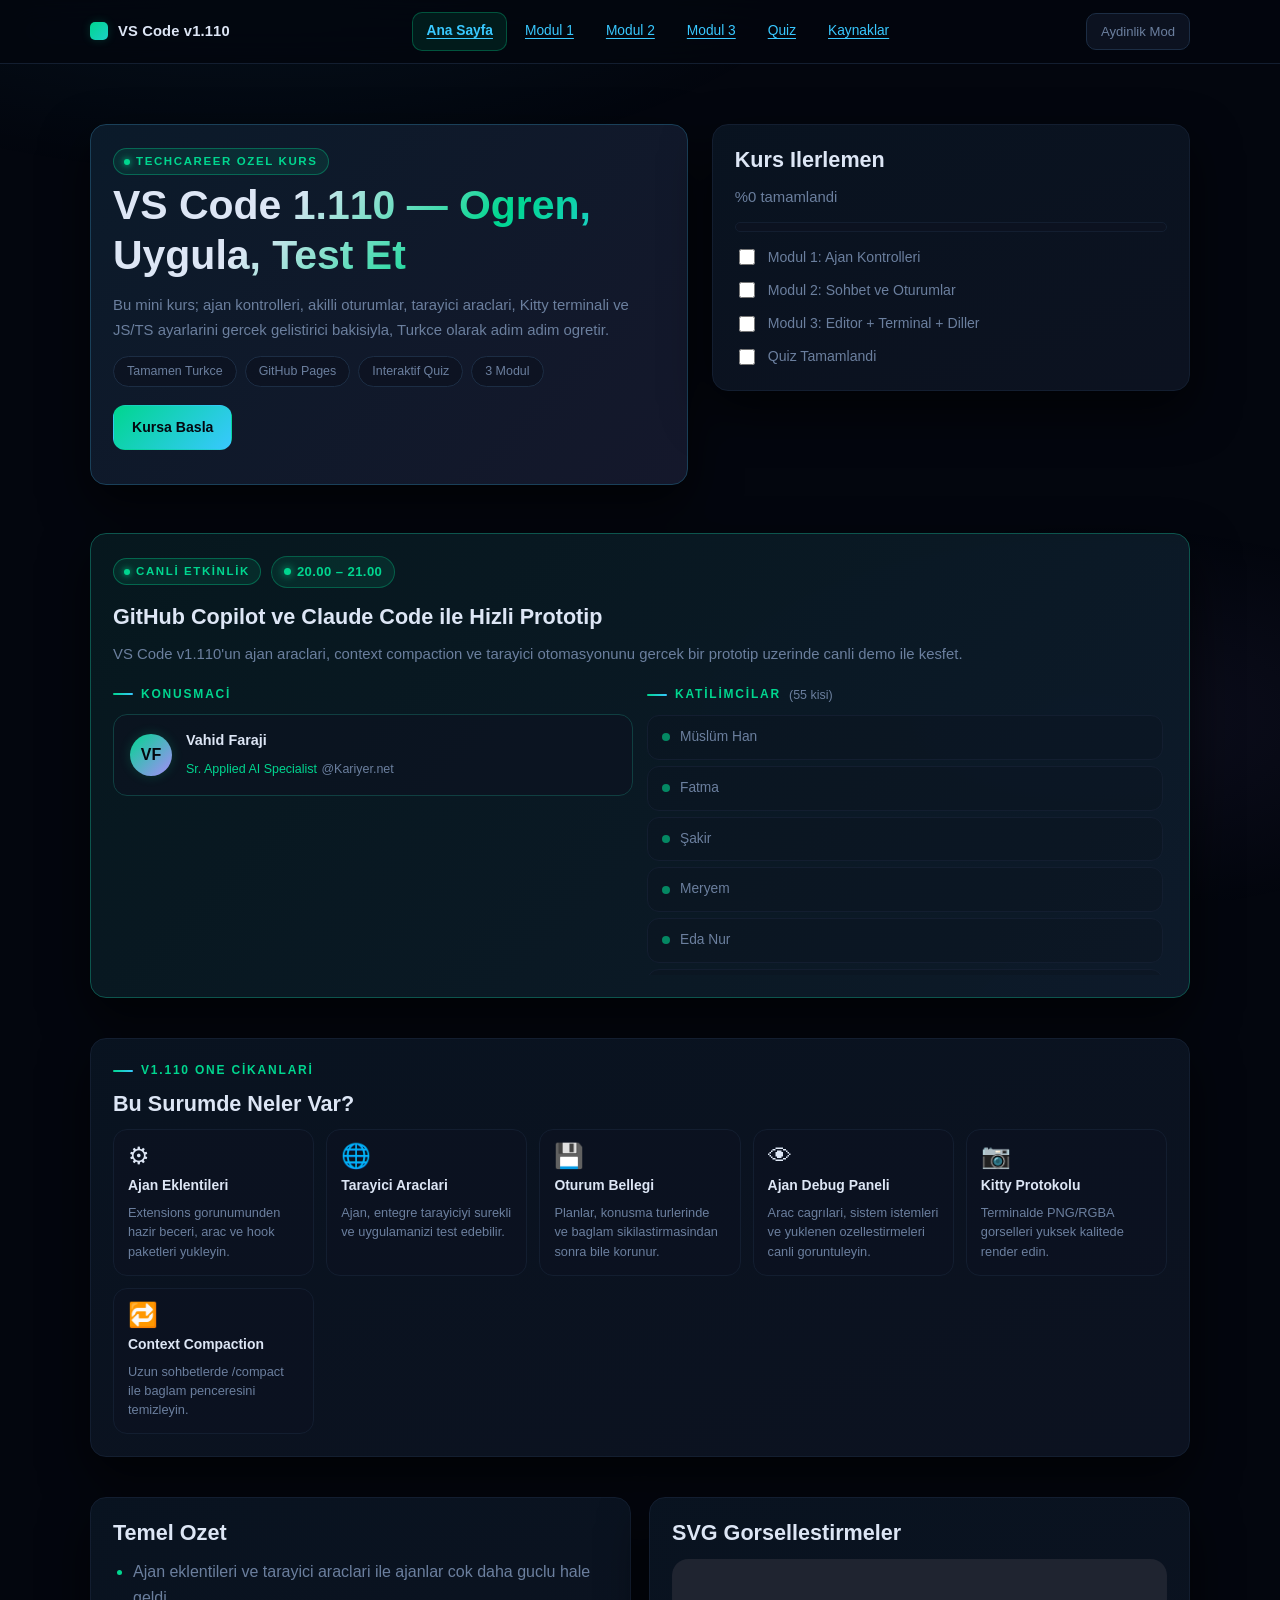
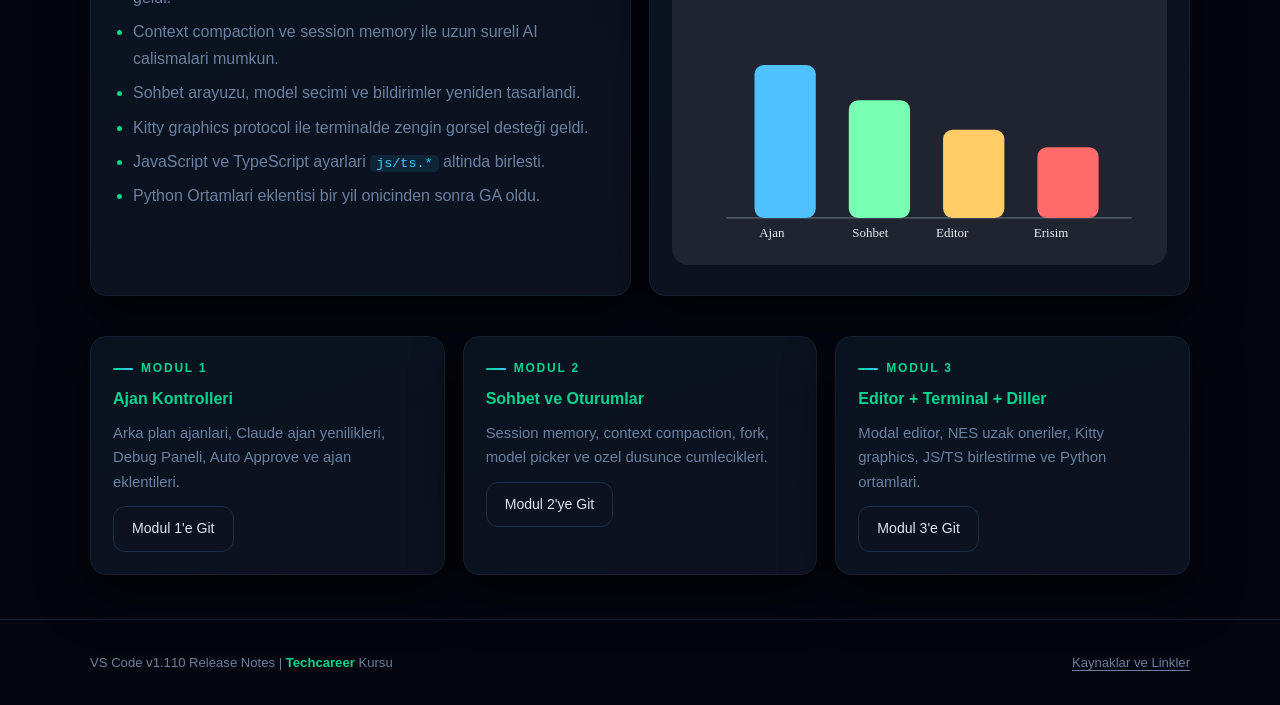
<file: index.html>
<!doctype html>
<html lang="tr">
<head>
  <meta charset="UTF-8">
  <meta name="viewport" content="width=device-width, initial-scale=1.0">
  <meta name="description" content="VS Code v1.110 ozelliklerini Turkce ogrenin. Ajan kontrolleri, smarter sessions, terminal ve dil iyilestirmeleri.">
  <title>VS Code v1.110 Kursu | Techcareer</title>
  <link rel="stylesheet" href="assets/css/styles.css">
</head>
<body>
  <header class="topbar">
    <div class="container topbar-inner">
      <a class="brand" href="index.html">
        <span class="brand-badge" aria-hidden="true"></span>
        VS Code v1.110
      </a>
      <nav class="nav-links" aria-label="Ana navigasyon">
        <a href="index.html" aria-current="page">Ana Sayfa</a>
        <a href="pages/modul-agent.html">Modul 1</a>
        <a href="pages/modul-chat.html">Modul 2</a>
        <a href="pages/modul-editor-terminal.html">Modul 3</a>
        <a href="pages/quiz.html">Quiz</a>
        <a href="pages/kaynaklar.html">Kaynaklar</a>
      </nav>
      <button class="nav-toggle" aria-label="Menuyu ac/kapat" aria-expanded="false">
        <span></span><span></span><span></span>
      </button>
      <button class="theme-btn" data-theme-toggle aria-label="Tema degistir">Aydinlik Mod</button>
    </div>
  </header>

  <main class="container">

    <!-- Hero -->
    <section class="hero">
      <div class="hero-grid">
        <article class="card module-hero reveal">
          <span class="tc-label">Techcareer Ozel Kurs</span>
          <h1>VS Code 1.110 — <span class="tc-highlight">Ogren</span>, Uygula, Test Et</h1>
          <p class="muted">Bu mini kurs; ajan kontrolleri, akilli oturumlar, tarayici araclari, Kitty terminali ve JS/TS ayarlarini gercek gelistirici bakisiyla, Turkce olarak adim adim ogretir.</p>
          <div class="tags">
            <span class="tag">Tamamen Turkce</span>
            <span class="tag">GitHub Pages</span>
            <span class="tag">Interaktif Quiz</span>
            <span class="tag">3 Modul</span>
          </div>
          <p class="mt-md">
            <a class="btn btn-primary" href="pages/modul-agent.html">Kursa Basla</a>
          </p>
        </article>

        <article class="card reveal reveal-delay-1">
          <h2>Kurs Ilerlemen</h2>
          <p class="muted" data-progress-text>%0 tamamlandi</p>
          <div class="progress-wrap" role="progressbar" aria-valuemin="0" aria-valuemax="100" aria-label="Kurs ilerleme cubugu">
            <div class="progress-bar"></div>
          </div>
          <div class="checklist">
            <label><input type="checkbox" data-progress-id="m1"> Modul 1: Ajan Kontrolleri</label>
            <label><input type="checkbox" data-progress-id="m2"> Modul 2: Sohbet ve Oturumlar</label>
            <label><input type="checkbox" data-progress-id="m3"> Modul 3: Editor + Terminal + Diller</label>
            <label><input type="checkbox" data-progress-id="quiz"> Quiz Tamamlandi</label>
          </div>
        </article>
      </div>
    </section>

    <!-- Event -->
    <section class="section reveal">
      <article class="card event-card">
        <div class="event-meta">
          <span class="tc-label">Canli Etkinlik</span>
          <span class="event-time">20.00 – 21.00</span>
        </div>
        <h2>GitHub Copilot ve Claude Code ile Hizli Prototip</h2>
        <p class="muted">VS Code v1.110'un ajan araclari, context compaction ve tarayici otomasyonunu gercek bir prototip uzerinde canli demo ile kesfet.</p>

        <div class="grid-2" style="margin-top:18px; gap:14px;">
          <div>
            <p class="kicker">Konusmaci</p>
            <div class="speaker-row">
              <div class="speaker-avatar" aria-hidden="true">VF</div>
              <div class="speaker-info">
                <strong>Vahid Faraji</strong>
                <span class="speaker-role">Sr. Applied AI Specialist</span>
                <span>@Kariyer.net</span>
              </div>
            </div>
          </div>

          <div>
            <p class="kicker">Katilimcilar <span style="color:var(--muted);font-weight:400;text-transform:none;letter-spacing:0;font-size:0.78rem;">(55 kisi)</span></p>
            <div class="attendee-list">
              <div class="attendee-row"><span class="attendee-dot" aria-hidden="true"></span>Müslüm Han</div>
              <div class="attendee-row"><span class="attendee-dot" aria-hidden="true"></span>Fatma</div>
              <div class="attendee-row"><span class="attendee-dot" aria-hidden="true"></span>&#350;akir</div>
              <div class="attendee-row"><span class="attendee-dot" aria-hidden="true"></span>Meryem</div>
              <div class="attendee-row"><span class="attendee-dot" aria-hidden="true"></span>Eda Nur</div>
              <div class="attendee-row"><span class="attendee-dot" aria-hidden="true"></span>Arif Hikmet</div>
              <div class="attendee-row"><span class="attendee-dot" aria-hidden="true"></span>&#214;mer Faruk</div>
              <div class="attendee-row"><span class="attendee-dot" aria-hidden="true"></span>&#304;smail</div>
              <div class="attendee-row"><span class="attendee-dot" aria-hidden="true"></span>Fatma</div>
              <div class="attendee-row"><span class="attendee-dot" aria-hidden="true"></span>Suleyman</div>
              <div class="attendee-row"><span class="attendee-dot" aria-hidden="true"></span>Melike</div>
              <div class="attendee-row"><span class="attendee-dot" aria-hidden="true"></span>Ya&#287;&#305;z Hasan</div>
              <div class="attendee-row"><span class="attendee-dot" aria-hidden="true"></span>Sefa</div>
              <div class="attendee-row"><span class="attendee-dot" aria-hidden="true"></span>Abdullah</div>
              <div class="attendee-row"><span class="attendee-dot" aria-hidden="true"></span>Zeynep</div>
              <div class="attendee-row"><span class="attendee-dot" aria-hidden="true"></span>Ceyda</div>
              <div class="attendee-row"><span class="attendee-dot" aria-hidden="true"></span>&#304;rem</div>
              <div class="attendee-row"><span class="attendee-dot" aria-hidden="true"></span>Emirhan</div>
              <div class="attendee-row"><span class="attendee-dot" aria-hidden="true"></span>Ya&#287;&#305;z Hasan</div>
              <div class="attendee-row"><span class="attendee-dot" aria-hidden="true"></span>Ay&#351;e Semra</div>
              <div class="attendee-row"><span class="attendee-dot" aria-hidden="true"></span>Berat Kaan</div>
              <div class="attendee-row"><span class="attendee-dot" aria-hidden="true"></span>gonca</div>
              <div class="attendee-row"><span class="attendee-dot" aria-hidden="true"></span>Ay&#351;enur</div>
              <div class="attendee-row"><span class="attendee-dot" aria-hidden="true"></span>Enes</div>
              <div class="attendee-row"><span class="attendee-dot" aria-hidden="true"></span>G&#246;k&#231;e</div>
              <div class="attendee-row"><span class="attendee-dot" aria-hidden="true"></span>Eslem</div>
              <div class="attendee-row"><span class="attendee-dot" aria-hidden="true"></span>Beg&#252;m</div>
              <div class="attendee-row"><span class="attendee-dot" aria-hidden="true"></span>Ezgi</div>
              <div class="attendee-row"><span class="attendee-dot" aria-hidden="true"></span>Ezgi</div>
              <div class="attendee-row"><span class="attendee-dot" aria-hidden="true"></span>&#351;evval</div>
              <div class="attendee-row"><span class="attendee-dot" aria-hidden="true"></span>Nuray Zeynep</div>
              <div class="attendee-row"><span class="attendee-dot" aria-hidden="true"></span>Sema</div>
              <div class="attendee-row"><span class="attendee-dot" aria-hidden="true"></span>zeynep</div>
              <div class="attendee-row"><span class="attendee-dot" aria-hidden="true"></span>Fatma</div>
              <div class="attendee-row"><span class="attendee-dot" aria-hidden="true"></span>karya</div>
              <div class="attendee-row"><span class="attendee-dot" aria-hidden="true"></span>Sage</div>
              <div class="attendee-row"><span class="attendee-dot" aria-hidden="true"></span>Elena</div>
              <div class="attendee-row"><span class="attendee-dot" aria-hidden="true"></span>Marcus</div>
              <div class="attendee-row"><span class="attendee-dot" aria-hidden="true"></span>Havva</div>
              <div class="attendee-row"><span class="attendee-dot" aria-hidden="true"></span>Boran</div>
              <div class="attendee-row"><span class="attendee-dot" aria-hidden="true"></span>B&#252;&#351;ra</div>
              <div class="attendee-row"><span class="attendee-dot" aria-hidden="true"></span>Zeynep Bet&#252;l</div>
              <div class="attendee-row"><span class="attendee-dot" aria-hidden="true"></span>&#350;eyma</div>
              <div class="attendee-row"><span class="attendee-dot" aria-hidden="true"></span>Kader</div>
              <div class="attendee-row"><span class="attendee-dot" aria-hidden="true"></span>ahmet</div>
              <div class="attendee-row"><span class="attendee-dot" aria-hidden="true"></span>Eda Nur</div>
              <div class="attendee-row"><span class="attendee-dot" aria-hidden="true"></span>Ahmet</div>
              <div class="attendee-row"><span class="attendee-dot" aria-hidden="true"></span>B&#252;&#351;ra</div>
              <div class="attendee-row"><span class="attendee-dot" aria-hidden="true"></span>Suleyman</div>
              <div class="attendee-row"><span class="attendee-dot" aria-hidden="true"></span>SAK&#304;NE AYL&#304;N</div>
              <div class="attendee-row"><span class="attendee-dot" aria-hidden="true"></span>EZG&#304;</div>
              <div class="attendee-row"><span class="attendee-dot" aria-hidden="true"></span>Nazl&#305;can</div>
              <div class="attendee-row"><span class="attendee-dot" aria-hidden="true"></span>Orkun Kaan</div>
              <div class="attendee-row"><span class="attendee-dot" aria-hidden="true"></span>Vahid Faraji</div>
              <div class="attendee-row"><span class="attendee-dot" aria-hidden="true"></span>Ozan Cem Dedeo&#287;lu</div>
              <div class="attendee-row"><span class="attendee-dot" aria-hidden="true"></span>Elnur</div>
            </div>
          </div>
        </div>
      </article>
    </section>

    <!-- Highlights -->
    <section class="section reveal">
      <article class="card">
        <p class="kicker">v1.110 One Cikanlari</p>
        <h2>Bu Surumde Neler Var?</h2>
        <div class="feature-grid">
          <div class="feature-item">
            <span class="feature-icon" aria-hidden="true">&#9881;</span>
            <span class="feature-title">Ajan Eklentileri</span>
            <span class="feature-desc">Extensions gorunumunden hazir beceri, arac ve hook paketleri yukleyin.</span>
          </div>
          <div class="feature-item">
            <span class="feature-icon" aria-hidden="true">&#127760;</span>
            <span class="feature-title">Tarayici Araclari</span>
            <span class="feature-desc">Ajan, entegre tarayiciyi surekli ve uygulamanizi test edebilir.</span>
          </div>
          <div class="feature-item">
            <span class="feature-icon" aria-hidden="true">&#128190;</span>
            <span class="feature-title">Oturum Bellegi</span>
            <span class="feature-desc">Planlar, konusma turlerinde ve baglam sikilastirmasindan sonra bile korunur.</span>
          </div>
          <div class="feature-item">
            <span class="feature-icon" aria-hidden="true">&#128065;</span>
            <span class="feature-title">Ajan Debug Paneli</span>
            <span class="feature-desc">Arac cagrılari, sistem istemleri ve yuklenen ozellestirmeleri canli goruntuleyin.</span>
          </div>
          <div class="feature-item">
            <span class="feature-icon" aria-hidden="true">&#128247;</span>
            <span class="feature-title">Kitty Protokolu</span>
            <span class="feature-desc">Terminalde PNG/RGBA gorselleri yuksek kalitede render edin.</span>
          </div>
          <div class="feature-item">
            <span class="feature-icon" aria-hidden="true">&#128257;</span>
            <span class="feature-title">Context Compaction</span>
            <span class="feature-desc">Uzun sohbetlerde /compact ile baglam penceresini temizleyin.</span>
          </div>
        </div>
      </article>
    </section>

    <!-- Summary -->
    <section class="section grid-2">
      <article class="card reveal reveal-delay-1">
        <h2>Temel Ozet</h2>
        <ul class="list">
          <li>Ajan eklentileri ve tarayici araclari ile ajanlar cok daha guclu hale geldi.</li>
          <li>Context compaction ve session memory ile uzun sureli AI calismalari mumkun.</li>
          <li>Sohbet arayuzu, model secimi ve bildirimler yeniden tasarlandi.</li>
          <li>Kitty graphics protocol ile terminalde zengin gorsel desteği geldi.</li>
          <li>JavaScript ve TypeScript ayarlari <code>js/ts.*</code> altinda birlesti.</li>
          <li>Python Ortamlari eklentisi bir yil onicinden sonra GA oldu.</li>
        </ul>
      </article>
      <article class="card reveal reveal-delay-2">
        <h2>SVG Gorsellestirmeler</h2>
        <img src="assets/svg/kategori-dagilimi.svg" alt="Ozellik kategorisi dagilim grafigi" loading="lazy">
      </article>
    </section>

    <!-- Module Cards -->
    <section class="section grid-3">
      <article class="card reveal reveal-delay-1">
        <p class="kicker">Modul 1</p>
        <h3>Ajan Kontrolleri</h3>
        <p class="muted">Arka plan ajanlari, Claude ajan yenilikleri, Debug Paneli, Auto Approve ve ajan eklentileri.</p>
        <a class="btn" href="pages/modul-agent.html">Modul 1'e Git</a>
      </article>
      <article class="card reveal reveal-delay-2">
        <p class="kicker">Modul 2</p>
        <h3>Sohbet ve Oturumlar</h3>
        <p class="muted">Session memory, context compaction, fork, model picker ve ozel dusunce cumlecikleri.</p>
        <a class="btn" href="pages/modul-chat.html">Modul 2'ye Git</a>
      </article>
      <article class="card reveal reveal-delay-3">
        <p class="kicker">Modul 3</p>
        <h3>Editor + Terminal + Diller</h3>
        <p class="muted">Modal editor, NES uzak oneriler, Kitty graphics, JS/TS birlestirme ve Python ortamlari.</p>
        <a class="btn" href="pages/modul-editor-terminal.html">Modul 3'e Git</a>
      </article>
    </section>

  </main>

  <footer>
    <div class="container">
      <span>VS Code v1.110 Release Notes | <span class="tc">Techcareer</span> Kursu</span>
      <a href="pages/kaynaklar.html">Kaynaklar ve Linkler</a>
    </div>
  </footer>

  <script src="assets/js/app.js"></script>
</body>
</html>
</file>
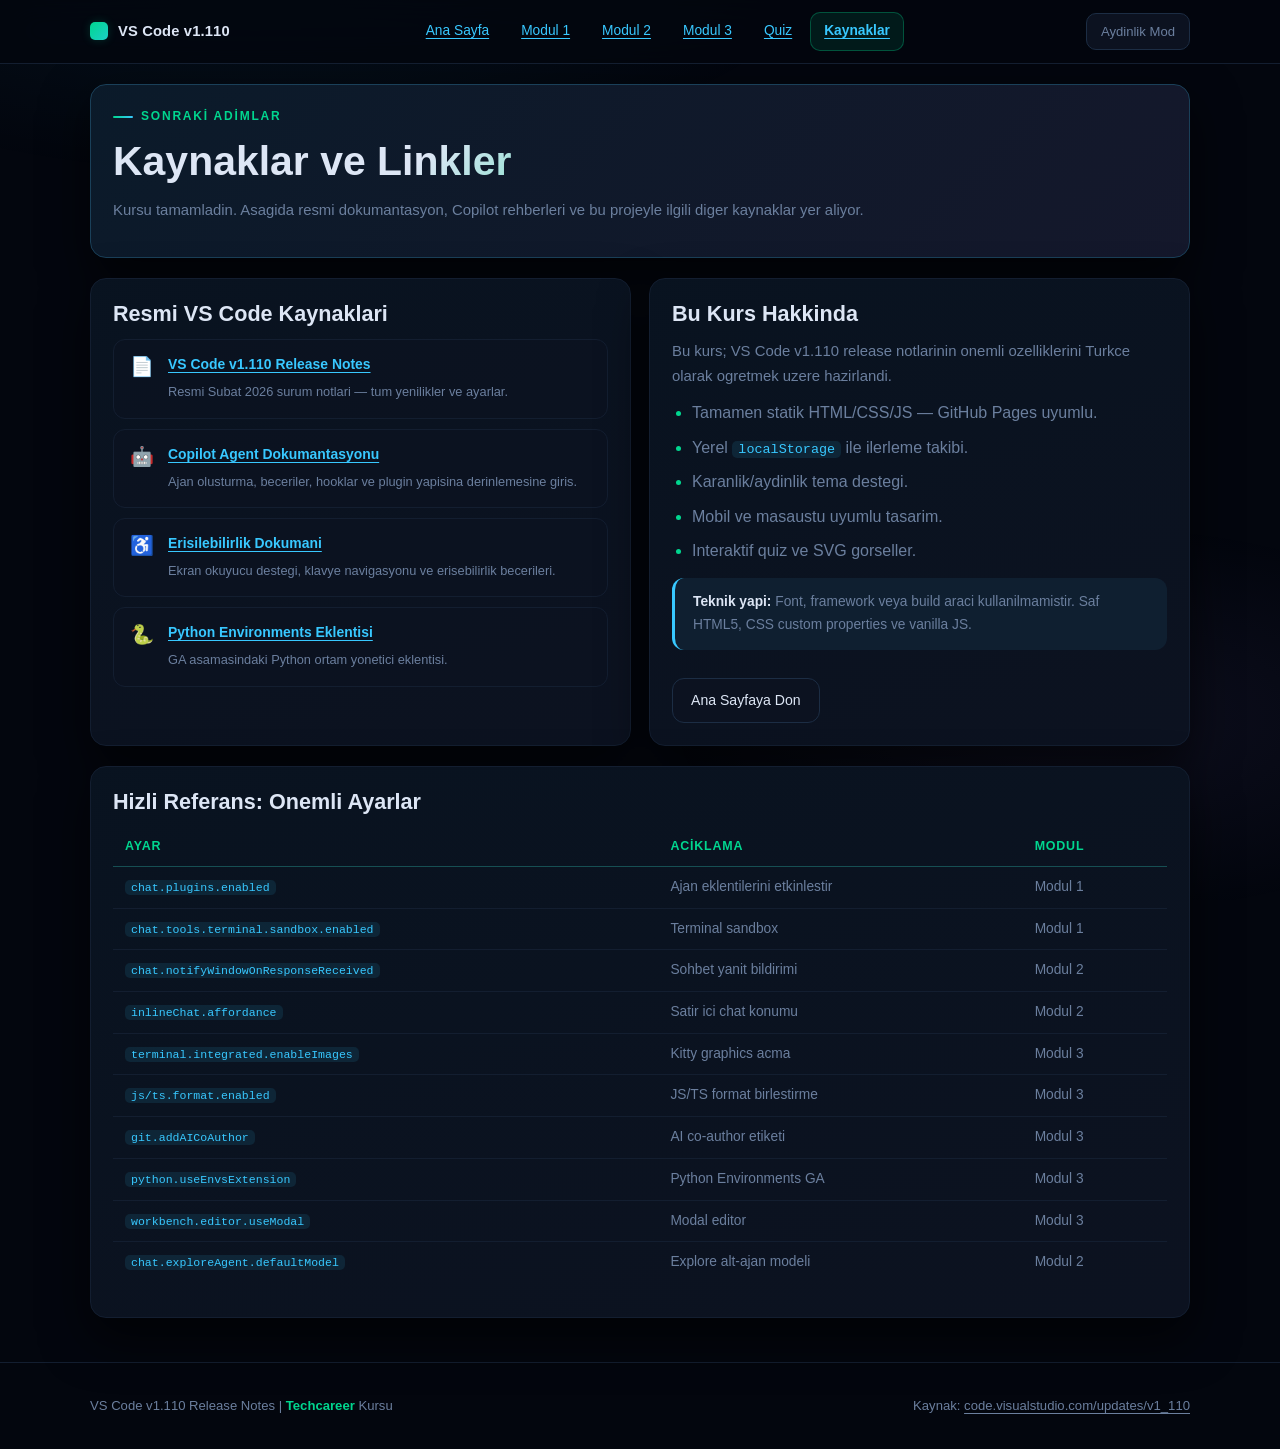
<file: pages/kaynaklar.html>
<!doctype html>
<html lang="tr">
<head>
  <meta charset="UTF-8">
  <meta name="viewport" content="width=device-width, initial-scale=1.0">
  <meta name="description" content="VS Code v1.110 Kursu kaynaklar sayfasi — resmi release notes, Copilot dokumanlari ve sonraki adimlar.">
  <title>Kaynaklar — VS Code v1.110 | Techcareer</title>
  <link rel="stylesheet" href="../assets/css/styles.css">
</head>
<body>
  <header class="topbar">
    <div class="container topbar-inner">
      <a class="brand" href="../index.html">
        <span class="brand-badge" aria-hidden="true"></span>
        VS Code v1.110
      </a>
      <nav class="nav-links" aria-label="Ana navigasyon">
        <a href="../index.html">Ana Sayfa</a>
        <a href="modul-agent.html">Modul 1</a>
        <a href="modul-chat.html">Modul 2</a>
        <a href="modul-editor-terminal.html">Modul 3</a>
        <a href="quiz.html">Quiz</a>
        <a href="kaynaklar.html" aria-current="page">Kaynaklar</a>
      </nav>
      <button class="nav-toggle" aria-label="Menuyu ac/kapat" aria-expanded="false">
        <span></span><span></span><span></span>
      </button>
      <button class="theme-btn" data-theme-toggle aria-label="Tema degistir">Aydinlik Mod</button>
    </div>
  </header>

  <main class="container section">

    <article class="card module-hero reveal">
      <p class="kicker">Sonraki Adimlar</p>
      <h1>Kaynaklar ve Linkler</h1>
      <p class="muted">Kursu tamamladin. Asagida resmi dokumantasyon, Copilot rehberleri ve bu projeyle ilgili diger kaynaklar yer aliyor.</p>
    </article>

    <section class="section grid-2">

      <article class="card reveal reveal-delay-1">
        <h2>Resmi VS Code Kaynaklari</h2>
        <div class="info-row">
          <span class="info-row-icon" aria-hidden="true">&#128196;</span>
          <div class="info-row-body">
            <strong><a href="https://code.visualstudio.com/updates/v1_110" target="_blank" rel="noreferrer noopener">VS Code v1.110 Release Notes</a></strong>
            <span>Resmi Subat 2026 surum notlari — tum yenilikler ve ayarlar.</span>
          </div>
        </div>
        <div class="info-row">
          <span class="info-row-icon" aria-hidden="true">&#129302;</span>
          <div class="info-row-body">
            <strong><a href="https://code.visualstudio.com/docs/copilot/agents" target="_blank" rel="noreferrer noopener">Copilot Agent Dokumantasyonu</a></strong>
            <span>Ajan olusturma, beceriler, hooklar ve plugin yapisina derinlemesine giris.</span>
          </div>
        </div>
        <div class="info-row">
          <span class="info-row-icon" aria-hidden="true">&#9855;</span>
          <div class="info-row-body">
            <strong><a href="https://code.visualstudio.com/docs/editor/accessibility" target="_blank" rel="noreferrer noopener">Erisilebilirlik Dokumani</a></strong>
            <span>Ekran okuyucu destegi, klavye navigasyonu ve erisebilirlik becerileri.</span>
          </div>
        </div>
        <div class="info-row">
          <span class="info-row-icon" aria-hidden="true">&#128013;</span>
          <div class="info-row-body">
            <strong><a href="https://marketplace.visualstudio.com/items?itemName=ms-python.vscode-python-envs" target="_blank" rel="noreferrer noopener">Python Environments Eklentisi</a></strong>
            <span>GA asamasindaki Python ortam yonetici eklentisi.</span>
          </div>
        </div>
      </article>

      <article class="card reveal reveal-delay-2">
        <h2>Bu Kurs Hakkinda</h2>
        <p class="muted">Bu kurs; VS Code v1.110 release notlarinin onemli ozelliklerini Turkce olarak ogretmek uzere hazirlandi.</p>
        <ul class="list" style="margin-top:12px;">
          <li>Tamamen statik HTML/CSS/JS — GitHub Pages uyumlu.</li>
          <li>Yerel <code>localStorage</code> ile ilerleme takibi.</li>
          <li>Karanlik/aydinlik tema destegi.</li>
          <li>Mobil ve masaustu uyumlu tasarim.</li>
          <li>Interaktif quiz ve SVG gorseller.</li>
        </ul>
        <div class="callout" style="margin-top:14px;">
          <strong>Teknik yapi:</strong> Font, framework veya build araci kullanilmamistir. Saf HTML5, CSS custom properties ve vanilla JS.
        </div>
        <a class="btn" href="../index.html" style="margin-top:14px;">Ana Sayfaya Don</a>
      </article>

    </section>

    <section class="section card reveal">
      <h2>Hizli Referans: Onemli Ayarlar</h2>
      <table>
        <thead><tr><th>Ayar</th><th>Aciklama</th><th>Modul</th></tr></thead>
        <tbody>
          <tr><td><code>chat.plugins.enabled</code></td><td>Ajan eklentilerini etkinlestir</td><td>Modul 1</td></tr>
          <tr><td><code>chat.tools.terminal.sandbox.enabled</code></td><td>Terminal sandbox</td><td>Modul 1</td></tr>
          <tr><td><code>chat.notifyWindowOnResponseReceived</code></td><td>Sohbet yanit bildirimi</td><td>Modul 2</td></tr>
          <tr><td><code>inlineChat.affordance</code></td><td>Satir ici chat konumu</td><td>Modul 2</td></tr>
          <tr><td><code>terminal.integrated.enableImages</code></td><td>Kitty graphics acma</td><td>Modul 3</td></tr>
          <tr><td><code>js/ts.format.enabled</code></td><td>JS/TS format birlestirme</td><td>Modul 3</td></tr>
          <tr><td><code>git.addAICoAuthor</code></td><td>AI co-author etiketi</td><td>Modul 3</td></tr>
          <tr><td><code>python.useEnvsExtension</code></td><td>Python Environments GA</td><td>Modul 3</td></tr>
          <tr><td><code>workbench.editor.useModal</code></td><td>Modal editor</td><td>Modul 3</td></tr>
          <tr><td><code>chat.exploreAgent.defaultModel</code></td><td>Explore alt-ajan modeli</td><td>Modul 2</td></tr>
        </tbody>
      </table>
    </section>

  </main>

  <footer>
    <div class="container">
      <span>VS Code v1.110 Release Notes | <span class="tc">Techcareer</span> Kursu</span>
      <span>Kaynak: <a href="https://code.visualstudio.com/updates/v1_110" target="_blank" rel="noreferrer noopener">code.visualstudio.com/updates/v1_110</a></span>
    </div>
  </footer>

  <script src="../assets/js/app.js"></script>
</body>
</html>
</file>
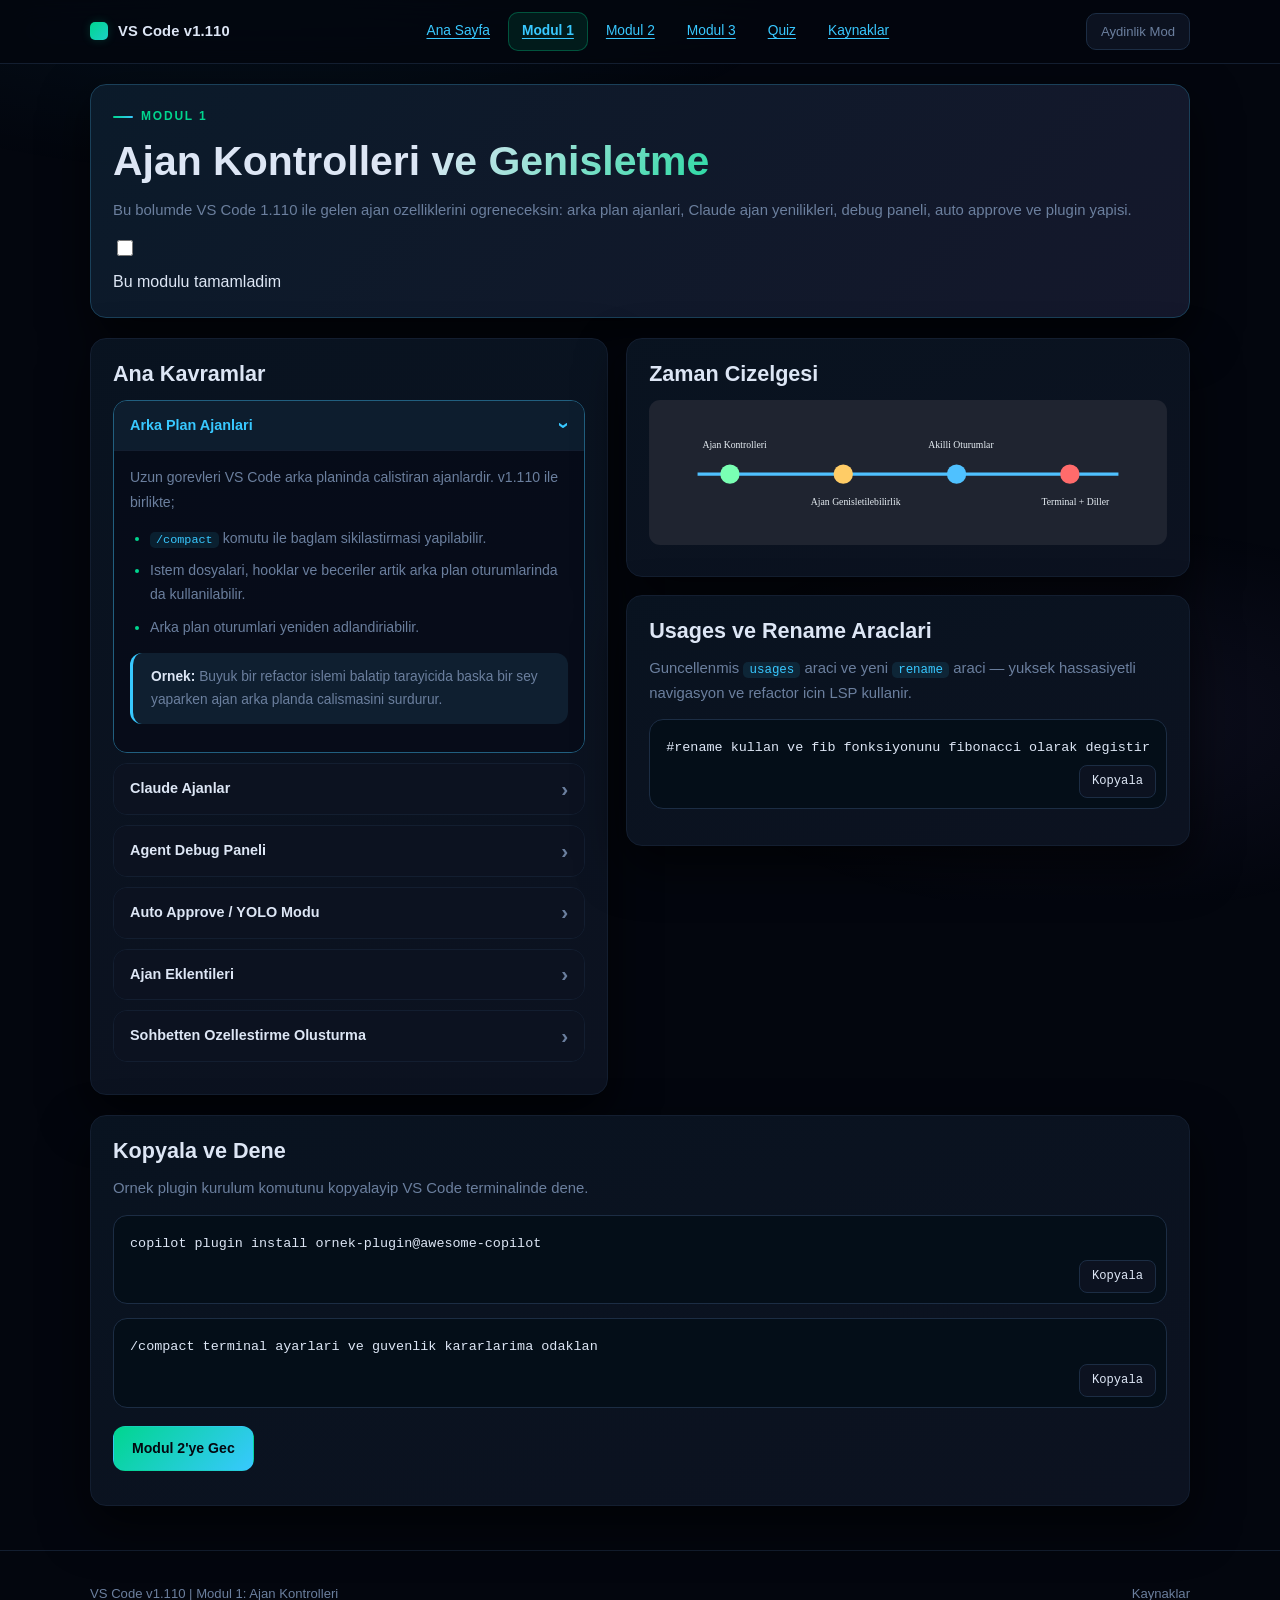
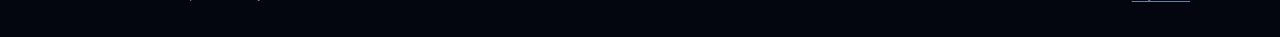
<file: pages/modul-agent.html>
<!doctype html>
<html lang="tr">
<head>
  <meta charset="UTF-8">
  <meta name="viewport" content="width=device-width, initial-scale=1.0">
  <meta name="description" content="VS Code v1.110 Modul 1: Ajan Kontrolleri — arka plan ajanlari, Claude ajanlar, Debug Paneli, Auto Approve ve plugin yapisi.">
  <title>Modul 1 — Ajan Kontrolleri | VS Code v1.110</title>
  <link rel="stylesheet" href="../assets/css/styles.css">
</head>
<body>
  <header class="topbar">
    <div class="container topbar-inner">
      <a class="brand" href="../index.html">
        <span class="brand-badge" aria-hidden="true"></span>
        VS Code v1.110
      </a>
      <nav class="nav-links" aria-label="Ana navigasyon">
        <a href="../index.html">Ana Sayfa</a>
        <a href="modul-agent.html" aria-current="page">Modul 1</a>
        <a href="modul-chat.html">Modul 2</a>
        <a href="modul-editor-terminal.html">Modul 3</a>
        <a href="quiz.html">Quiz</a>
        <a href="kaynaklar.html">Kaynaklar</a>
      </nav>
      <button class="nav-toggle" aria-label="Menuyu ac/kapat" aria-expanded="false">
        <span></span><span></span><span></span>
      </button>
      <button class="theme-btn" data-theme-toggle aria-label="Tema degistir">Aydinlik Mod</button>
    </div>
  </header>

  <main class="container section">

    <!-- Module Hero -->
    <article class="card module-hero reveal">
      <p class="kicker">Modul 1</p>
      <h1>Ajan Kontrolleri ve Genisletme</h1>
      <p class="muted">Bu bolumde VS Code 1.110 ile gelen ajan ozelliklerini ogreneceksin: arka plan ajanlari, Claude ajan yenilikleri, debug paneli, auto approve ve plugin yapisi.</p>
      <label class="checklist" style="margin-top:14px;">
        <input type="checkbox" data-progress-id="m1"> Bu modulu tamamladim
      </label>
    </article>

    <!-- Main Content -->
    <section class="section grid-2">

      <!-- Accordion: Kavramlar -->
      <article class="card reveal reveal-delay-1">
        <h2>Ana Kavramlar</h2>

        <div class="accordion-item open">
          <button class="accordion-header" aria-expanded="true">Arka Plan Ajanlari</button>
          <div class="accordion-content">
            <p>Uzun gorevleri VS Code arka planinda calistiran ajanlardir. v1.110 ile birlikte;</p>
            <ul class="list">
              <li><code>/compact</code> komutu ile baglam sikilastirmasi yapilabilir.</li>
              <li>Istem dosyalari, hooklar ve beceriler artik arka plan oturumlarinda da kullanilabilir.</li>
              <li>Arka plan oturumlari yeniden adlandiriabilir.</li>
            </ul>
            <div class="callout">
              <strong>Ornek:</strong> Buyuk bir refactor islemi balatip tarayicida baska bir sey yaparken ajan arka planda calismasini surdurur.
            </div>
          </div>
        </div>

        <div class="accordion-item">
          <button class="accordion-header" aria-expanded="false">Claude Ajanlar</button>
          <div class="accordion-content">
            <p>v1.109'da tanitilan Claude ajan deneyimi v1.110 ile genisletildi:</p>
            <ul class="list">
              <li><strong>Yonlendirme ve siralama:</strong> Ajan calisirken yeni mesaj gonderebilirsin.</li>
              <li><code>/compact</code> — istege bagli baglam sikilastirma.</li>
              <li><code>/agents</code> — ozel ajanlari listele ve yonet.</li>
              <li><code>/hooks</code> — Claude hookları yonet.</li>
              <li><code>getDiagnostics</code> araci ile editor sorunlarina erisim.</li>
            </ul>
          </div>
        </div>

        <div class="accordion-item">
          <button class="accordion-header" aria-expanded="false">Agent Debug Paneli</button>
          <div class="accordion-content">
            <p>Sohbet oturumlarini ve ozellestirme yuklemesini derin gorunurlukle izleyen yeni panel.</p>
            <ul class="list">
              <li>Ozellestirme olaylari, sistem istemleri, arac cagrıları gercek zamanli goster.</li>
              <li>Hangi istem, beceri, hook yuklenmis — hepsini gorursun.</li>
              <li>Gorsel event hiyerarsisi icin grafik gorunu.</li>
            </ul>
            <div class="callout">
              <strong>Acilis:</strong> Komut Paleti → <code>Developer: Open Agent Debug Panel</code>
            </div>
            <div class="callout warning">
              <strong>Not:</strong> Su an yalnizca yerel oturumlar destekleniyor. Loglar kalici degildir.
            </div>
          </div>
        </div>

        <div class="accordion-item">
          <button class="accordion-header" aria-expanded="false">Auto Approve / YOLO Modu</button>
          <div class="accordion-content">
            <p>Tum arac onay istemlerini atlayan global mod:</p>
            <ul class="list">
              <li><code>/autoApprove</code> — global otomatik onayi ac.</li>
              <li><code>/disableAutoApprove</code> — global otomatik onayi kapat.</li>
              <li><code>/yolo</code> ve <code>/disableYolo</code> — ayni komutlarin takma adi.</li>
            </ul>
            <div class="callout danger">
              <strong>Uyari:</strong> Tum onay adimlarini atlar. Guvenlik etkilerini anlamadan etkinlestirme.
            </div>
          </div>
        </div>

        <div class="accordion-item">
          <button class="accordion-header" aria-expanded="false">Ajan Eklentileri</button>
          <div class="accordion-content">
            <p>Beceri, komut, ajan, MCP sunucusu ve hook paketleri bir arada:</p>
            <ul class="list">
              <li>Extensions gorunumunde <code>@agentPlugins</code> ile ara ve yukle.</li>
              <li>Varsayilan kaynaklar: <code>copilot-plugins</code> ve <code>awesome-copilot</code>.</li>
            </ul>
            <table>
              <thead><tr><th>Ayar</th><th>Aciklama</th></tr></thead>
              <tbody>
                <tr><td><code>chat.plugins.enabled</code></td><td>Eklentileri etkinlestir</td></tr>
                <tr><td><code>chat.plugins.marketplaces</code></td><td>Ek marketplace depolari</td></tr>
                <tr><td><code>chat.plugins.paths</code></td><td>Yerel eklenti dizinleri</td></tr>
              </tbody>
            </table>
          </div>
        </div>

        <div class="accordion-item">
          <button class="accordion-header" aria-expanded="false">Sohbetten Ozellestirme Olusturma</button>
          <div class="accordion-content">
            <p>Ajan modunda yeni <code>/create-*</code> slash komutlari:</p>
            <table>
              <thead><tr><th>Komut</th><th>Amac</th></tr></thead>
              <tbody>
                <tr><td><code>/create-prompt</code></td><td>Yeniden kullanilabilir istem dosyasi</td></tr>
                <tr><td><code>/create-skill</code></td><td>Cok adimli is akisi paketi</td></tr>
                <tr><td><code>/create-agent</code></td><td>Ozel ajan kisiligi</td></tr>
                <tr><td><code>/create-hook</code></td><td>Yasam dongusu hook yapilandirmasi</td></tr>
              </tbody>
            </table>
            <div class="callout ok">
              <strong>Ipucu:</strong> Dogal dil de calısır — "Bu is akisini bir beceri olarak kaydet" yazman yeterli.
            </div>
          </div>
        </div>
      </article>

      <!-- Right column -->
      <div>
        <article class="card reveal reveal-delay-2">
          <h2>Zaman Cizelgesi</h2>
          <img src="../assets/svg/zaman-cizelgesi.svg" alt="Ajan ozelliklerinin v1.109 ve v1.110 zaman cizelgesi" loading="lazy">
        </article>

        <article class="card reveal reveal-delay-2" style="margin-top:18px;">
          <h2>Usages ve Rename Araclari</h2>
          <p class="muted">Guncellenmis <code>usages</code> araci ve yeni <code>rename</code> araci — yuksek hassasiyetli navigasyon ve refactor icin LSP kullanir.</p>
          <div class="code-box">
            <button class="copy-btn" data-copy-target="#cmd-rename">Kopyala</button>
            <code id="cmd-rename">#rename kullan ve fib fonksiyonunu fibonacci olarak degistir</code>
          </div>
        </article>
      </div>
    </section>

    <!-- Code Example -->
    <section class="section card reveal">
      <h2>Kopyala ve Dene</h2>
      <p class="muted">Ornek plugin kurulum komutunu kopyalayip VS Code terminalinde dene.</p>
      <div class="code-box">
        <button class="copy-btn" data-copy-target="#cmd1">Kopyala</button>
        <code id="cmd1">copilot plugin install ornek-plugin@awesome-copilot</code>
      </div>
      <div class="code-box">
        <button class="copy-btn" data-copy-target="#cmd1b">Kopyala</button>
        <code id="cmd1b">/compact terminal ayarlari ve guvenlik kararlarima odaklan</code>
      </div>
      <p class="mt-md">
        <a class="btn btn-primary" href="modul-chat.html">Modul 2'ye Gec</a>
      </p>
    </section>

  </main>

  <footer>
    <div class="container">
      <span>VS Code v1.110 | Modul 1: Ajan Kontrolleri</span>
      <a href="kaynaklar.html">Kaynaklar</a>
    </div>
  </footer>

  <script src="../assets/js/app.js"></script>
</body>
</html>
</file>
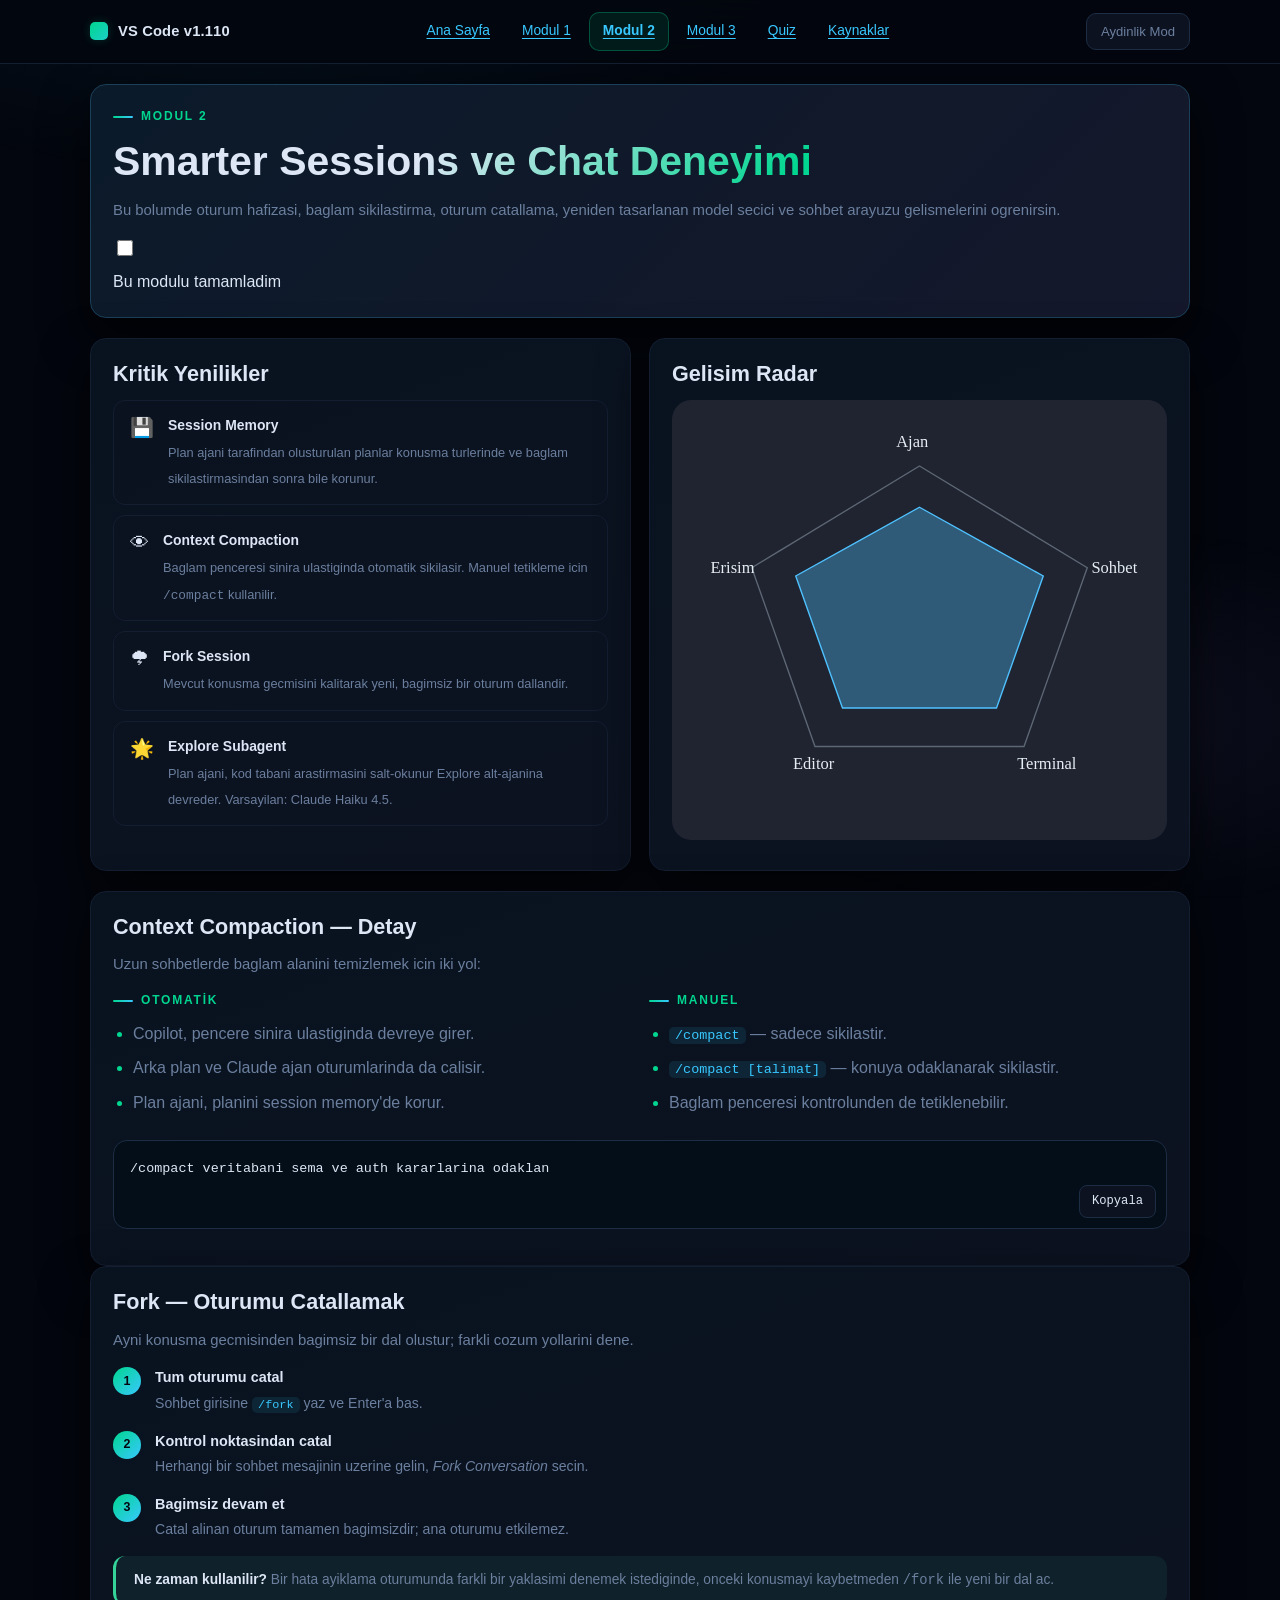
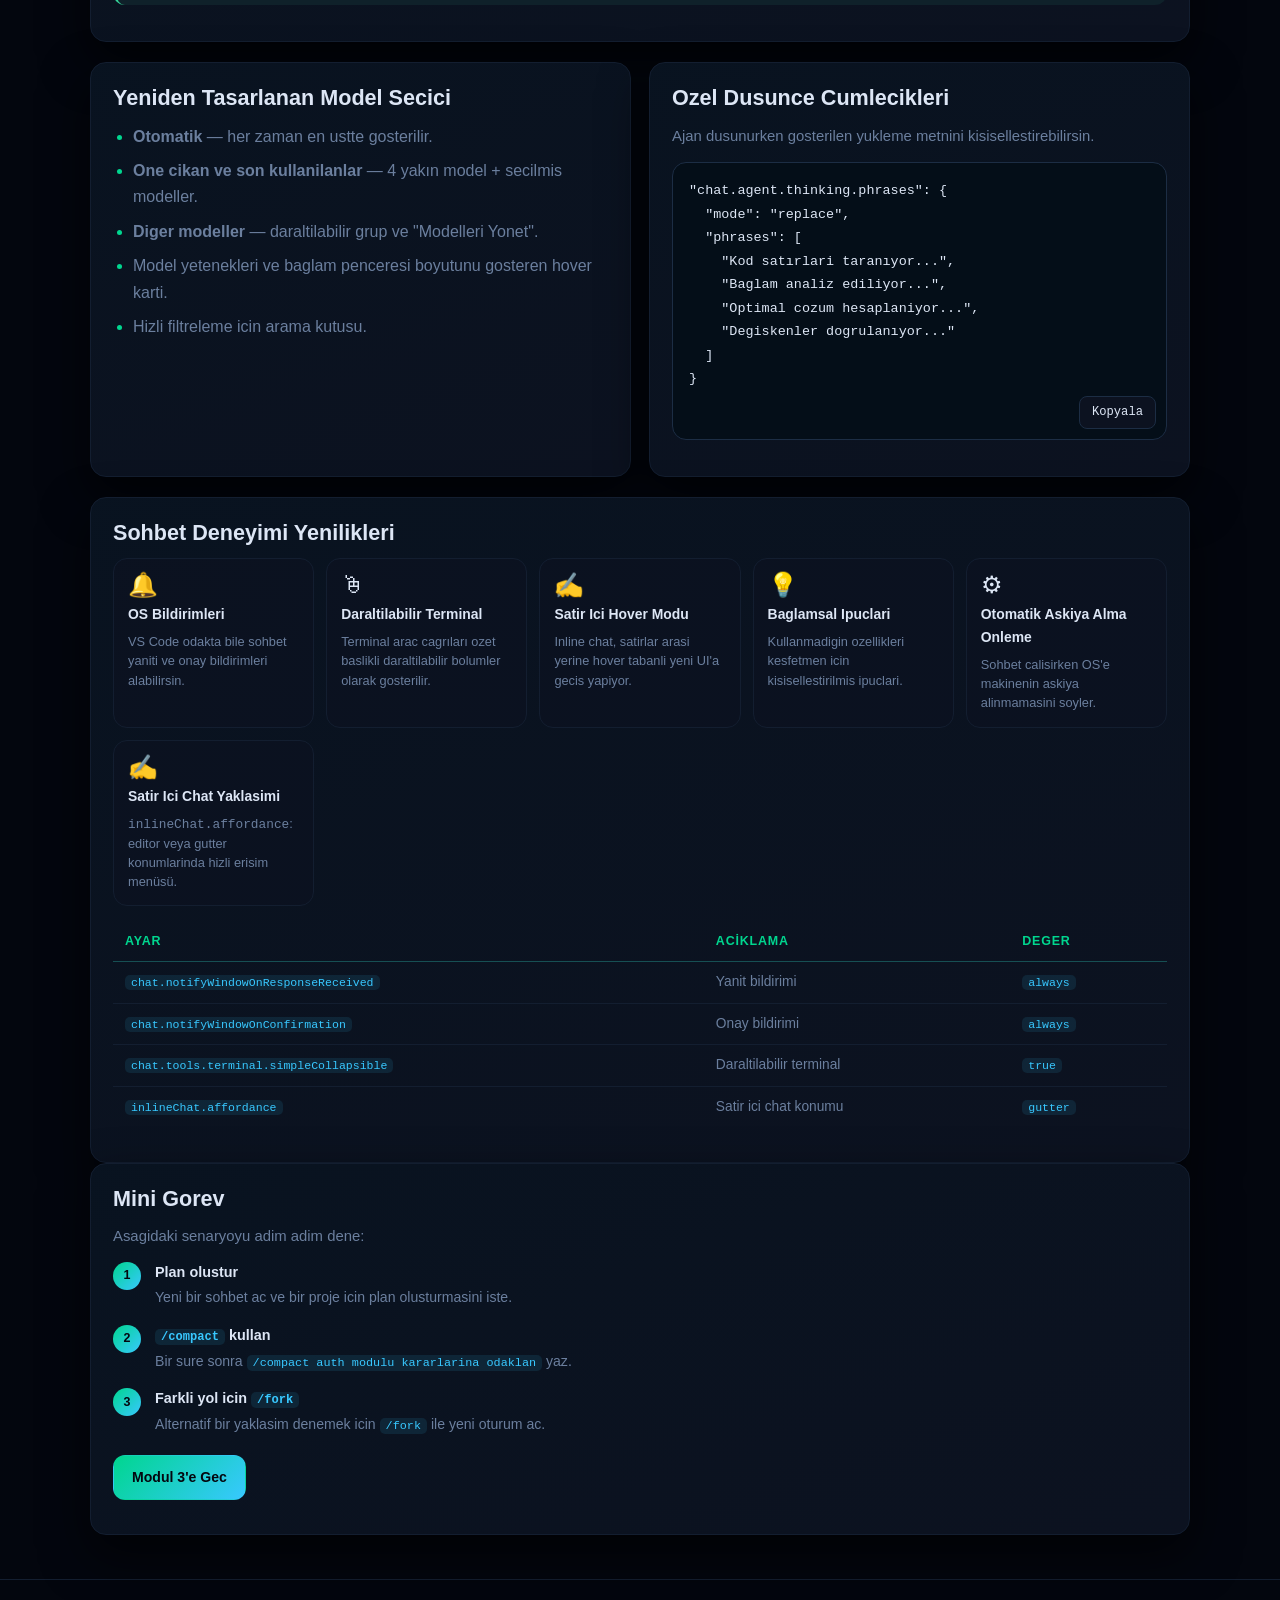
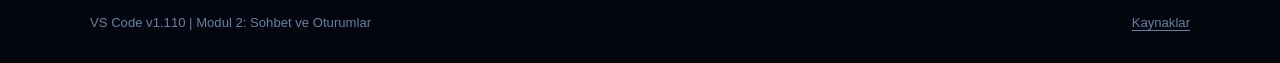
<file: pages/modul-chat.html>
<!doctype html>
<html lang="tr">
<head>
  <meta charset="UTF-8">
  <meta name="viewport" content="width=device-width, initial-scale=1.0">
  <meta name="description" content="VS Code v1.110 Modul 2: Smarter Sessions ve Chat Deneyimi — session memory, context compaction, fork, model picker.">
  <title>Modul 2 — Sohbet ve Oturumlar | VS Code v1.110</title>
  <link rel="stylesheet" href="../assets/css/styles.css">
</head>
<body>
  <header class="topbar">
    <div class="container topbar-inner">
      <a class="brand" href="../index.html">
        <span class="brand-badge" aria-hidden="true"></span>
        VS Code v1.110
      </a>
      <nav class="nav-links" aria-label="Ana navigasyon">
        <a href="../index.html">Ana Sayfa</a>
        <a href="modul-agent.html">Modul 1</a>
        <a href="modul-chat.html" aria-current="page">Modul 2</a>
        <a href="modul-editor-terminal.html">Modul 3</a>
        <a href="quiz.html">Quiz</a>
        <a href="kaynaklar.html">Kaynaklar</a>
      </nav>
      <button class="nav-toggle" aria-label="Menuyu ac/kapat" aria-expanded="false">
        <span></span><span></span><span></span>
      </button>
      <button class="theme-btn" data-theme-toggle aria-label="Tema degistir">Aydinlik Mod</button>
    </div>
  </header>

  <main class="container section">

    <!-- Module Hero -->
    <article class="card module-hero reveal">
      <p class="kicker">Modul 2</p>
      <h1>Smarter Sessions ve Chat Deneyimi</h1>
      <p class="muted">Bu bolumde oturum hafizasi, baglam sikilastirma, oturum catallama, yeniden tasarlanan model secici ve sohbet arayuzu gelismelerini ogrenirsin.</p>
      <label class="checklist" style="margin-top:14px;">
        <input type="checkbox" data-progress-id="m2"> Bu modulu tamamladim
      </label>
    </article>

    <!-- Kritik Yenilikler + Grafik -->
    <section class="section grid-2">
      <article class="card reveal reveal-delay-1">
        <h2>Kritik Yenilikler</h2>
        <div class="info-row">
          <span class="info-row-icon" aria-hidden="true">&#128190;</span>
          <div class="info-row-body">
            <strong>Session Memory</strong>
            <span>Plan ajani tarafindan olusturulan planlar konusma turlerinde ve baglam sikilastirmasindan sonra bile korunur.</span>
          </div>
        </div>
        <div class="info-row">
          <span class="info-row-icon" aria-hidden="true">&#128065;</span>
          <div class="info-row-body">
            <strong>Context Compaction</strong>
            <span>Baglam penceresi sinira ulastiginda otomatik sikilasir. Manuel tetikleme icin <code>/compact</code> kullanilir.</span>
          </div>
        </div>
        <div class="info-row">
          <span class="info-row-icon" aria-hidden="true">&#127785;</span>
          <div class="info-row-body">
            <strong>Fork Session</strong>
            <span>Mevcut konusma gecmisini kalitarak yeni, bagimsiz bir oturum dallandir.</span>
          </div>
        </div>
        <div class="info-row">
          <span class="info-row-icon" aria-hidden="true">&#127775;</span>
          <div class="info-row-body">
            <strong>Explore Subagent</strong>
            <span>Plan ajani, kod tabani arastirmasini salt-okunur Explore alt-ajanina devreder. Varsayilan: Claude Haiku 4.5.</span>
          </div>
        </div>
      </article>

      <article class="card reveal reveal-delay-2">
        <h2>Gelisim Radar</h2>
        <img src="../assets/svg/radar-gelisim.svg" alt="Sohbet ve ajan gelisim radar grafigi" loading="lazy">
      </article>
    </section>

    <!-- Context Compaction Detail -->
    <section class="section card reveal">
      <h2>Context Compaction — Detay</h2>
      <p class="muted">Uzun sohbetlerde baglam alanini temizlemek icin iki yol:</p>
      <div class="grid-2" style="margin-top:14px;">
        <div>
          <p class="kicker">Otomatik</p>
          <ul class="list">
            <li>Copilot, pencere sinira ulastiginda devreye girer.</li>
            <li>Arka plan ve Claude ajan oturumlarinda da calisir.</li>
            <li>Plan ajani, planini session memory'de korur.</li>
          </ul>
        </div>
        <div>
          <p class="kicker">Manuel</p>
          <ul class="list">
            <li><code>/compact</code> — sadece sikilastir.</li>
            <li><code>/compact [talimat]</code> — konuya odaklanarak sikilastir.</li>
            <li>Baglam penceresi kontrolunden de tetiklenebilir.</li>
          </ul>
        </div>
      </div>
      <div class="code-box" style="margin-top:16px;">
        <button class="copy-btn" data-copy-target="#cmd-compact">Kopyala</button>
        <code id="cmd-compact">/compact veritabani sema ve auth kararlarina odaklan</code>
      </div>
    </section>

    <!-- Fork Session -->
    <section class="section card reveal">
      <h2>Fork — Oturumu Catallamak</h2>
      <p class="muted">Ayni konusma gecmisinden bagimsiz bir dal olustur; farkli cozum yollarini dene.</p>
      <ol class="step-list" style="margin-top:14px;">
        <li>
          <div>
            <strong>Tum oturumu catal</strong>
            <p>Sohbet girisine <code>/fork</code> yaz ve Enter'a bas.</p>
          </div>
        </li>
        <li>
          <div>
            <strong>Kontrol noktasindan catal</strong>
            <p>Herhangi bir sohbet mesajinin uzerine gelin, <em>Fork Conversation</em> secin.</p>
          </div>
        </li>
        <li>
          <div>
            <strong>Bagimsiz devam et</strong>
            <p>Catal alinan oturum tamamen bagimsizdir; ana oturumu etkilemez.</p>
          </div>
        </li>
      </ol>
      <div class="callout ok" style="margin-top:14px;">
        <strong>Ne zaman kullanilir?</strong> Bir hata ayiklama oturumunda farkli bir yaklasimi denemek istediginde, onceki konusmayi kaybetmeden <code>/fork</code> ile yeni bir dal ac.
      </div>
    </section>

    <!-- Model Picker + Diger -->
    <section class="section grid-2">
      <article class="card reveal reveal-delay-1">
        <h2>Yeniden Tasarlanan Model Secici</h2>
        <ul class="list">
          <li><strong>Otomatik</strong> — her zaman en ustte gosterilir.</li>
          <li><strong>One cikan ve son kullanilanlar</strong> — 4 yakın model + secilmis modeller.</li>
          <li><strong>Diger modeller</strong> — daraltilabilir grup ve "Modelleri Yonet".</li>
          <li>Model yetenekleri ve baglam penceresi boyutunu gosteren hover karti.</li>
          <li>Hizli filtreleme icin arama kutusu.</li>
        </ul>
      </article>

      <article class="card reveal reveal-delay-2">
        <h2>Ozel Dusunce Cumlecikleri</h2>
        <p class="muted">Ajan dusunurken gosterilen yukleme metnini kisisellestirebilirsin.</p>
        <div class="code-box">
          <button class="copy-btn" data-copy-target="#cmd-phrases">Kopyala</button>
          <code id="cmd-phrases">"chat.agent.thinking.phrases": {
  "mode": "replace",
  "phrases": [
    "Kod satırlari taranıyor...",
    "Baglam analiz ediliyor...",
    "Optimal cozum hesaplaniyor...",
    "Degiskenler dogrulanıyor..."
  ]
}</code>
        </div>
      </article>
    </section>

    <!-- Sohbet Deneyimi -->
    <section class="section card reveal">
      <h2>Sohbet Deneyimi Yenilikleri</h2>
      <div class="feature-grid">
        <div class="feature-item">
          <span class="feature-icon" aria-hidden="true">&#128276;</span>
          <span class="feature-title">OS Bildirimleri</span>
          <span class="feature-desc">VS Code odakta bile sohbet yaniti ve onay bildirimleri alabilirsin.</span>
        </div>
        <div class="feature-item">
          <span class="feature-icon" aria-hidden="true">&#128432;</span>
          <span class="feature-title">Daraltilabilir Terminal</span>
          <span class="feature-desc">Terminal arac cagrıları ozet baslikli daraltilabilir bolumler olarak gosterilir.</span>
        </div>
        <div class="feature-item">
          <span class="feature-icon" aria-hidden="true">&#9997;</span>
          <span class="feature-title">Satir Ici Hover Modu</span>
          <span class="feature-desc">Inline chat, satirlar arasi yerine hover tabanli yeni UI'a gecis yapiyor.</span>
        </div>
        <div class="feature-item">
          <span class="feature-icon" aria-hidden="true">&#128161;</span>
          <span class="feature-title">Baglamsal Ipuclari</span>
          <span class="feature-desc">Kullanmadigin ozellikleri kesfetmen icin kisisellestirilmis ipuclari.</span>
        </div>
        <div class="feature-item">
          <span class="feature-icon" aria-hidden="true">&#9881;</span>
          <span class="feature-title">Otomatik Askiya Alma Onleme</span>
          <span class="feature-desc">Sohbet calisirken OS'e makinenin askiya alinmamasini soyler.</span>
        </div>
        <div class="feature-item">
          <span class="feature-icon" aria-hidden="true">&#9997;</span>
          <span class="feature-title">Satir Ici Chat Yaklasimi</span>
          <span class="feature-desc"><code>inlineChat.affordance</code>: editor veya gutter konumlarinda hizli erisim menüsü.</span>
        </div>
      </div>

      <table style="margin-top:16px;">
        <thead><tr><th>Ayar</th><th>Aciklama</th><th>Deger</th></tr></thead>
        <tbody>
          <tr><td><code>chat.notifyWindowOnResponseReceived</code></td><td>Yanit bildirimi</td><td><code>always</code></td></tr>
          <tr><td><code>chat.notifyWindowOnConfirmation</code></td><td>Onay bildirimi</td><td><code>always</code></td></tr>
          <tr><td><code>chat.tools.terminal.simpleCollapsible</code></td><td>Daraltilabilir terminal</td><td><code>true</code></td></tr>
          <tr><td><code>inlineChat.affordance</code></td><td>Satir ici chat konumu</td><td><code>gutter</code></td></tr>
        </tbody>
      </table>
    </section>

    <!-- Mini Gorev -->
    <section class="section card reveal">
      <h2>Mini Gorev</h2>
      <p class="muted">Asagidaki senaryoyu adim adim dene:</p>
      <ol class="step-list">
        <li>
          <div>
            <strong>Plan olustur</strong>
            <p>Yeni bir sohbet ac ve bir proje icin plan olusturmasini iste.</p>
          </div>
        </li>
        <li>
          <div>
            <strong><code>/compact</code> kullan</strong>
            <p>Bir sure sonra <code>/compact auth modulu kararlarina odaklan</code> yaz.</p>
          </div>
        </li>
        <li>
          <div>
            <strong>Farkli yol icin <code>/fork</code></strong>
            <p>Alternatif bir yaklasim denemek icin <code>/fork</code> ile yeni oturum ac.</p>
          </div>
        </li>
      </ol>
      <p class="mt-md">
        <a class="btn btn-primary" href="modul-editor-terminal.html">Modul 3'e Gec</a>
      </p>
    </section>

  </main>

  <footer>
    <div class="container">
      <span>VS Code v1.110 | Modul 2: Sohbet ve Oturumlar</span>
      <a href="kaynaklar.html">Kaynaklar</a>
    </div>
  </footer>

  <script src="../assets/js/app.js"></script>
</body>
</html>
</file>
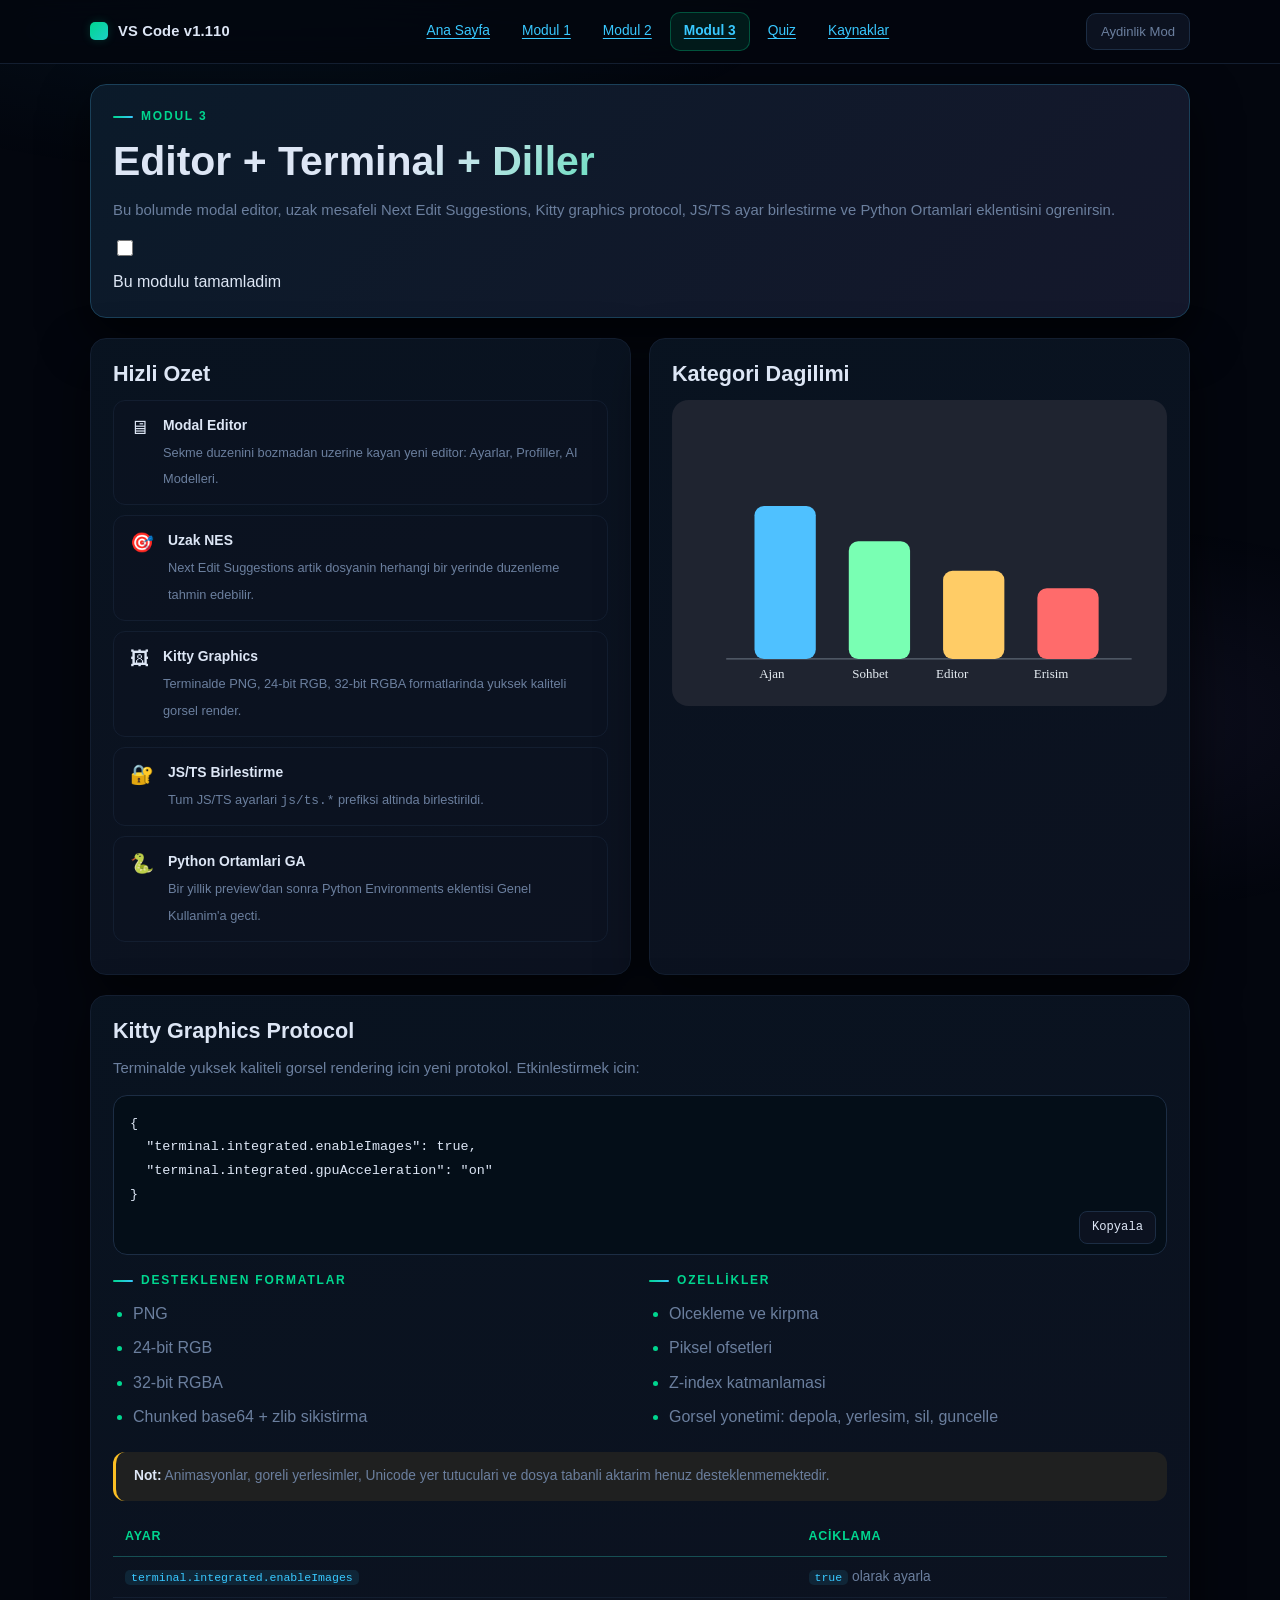
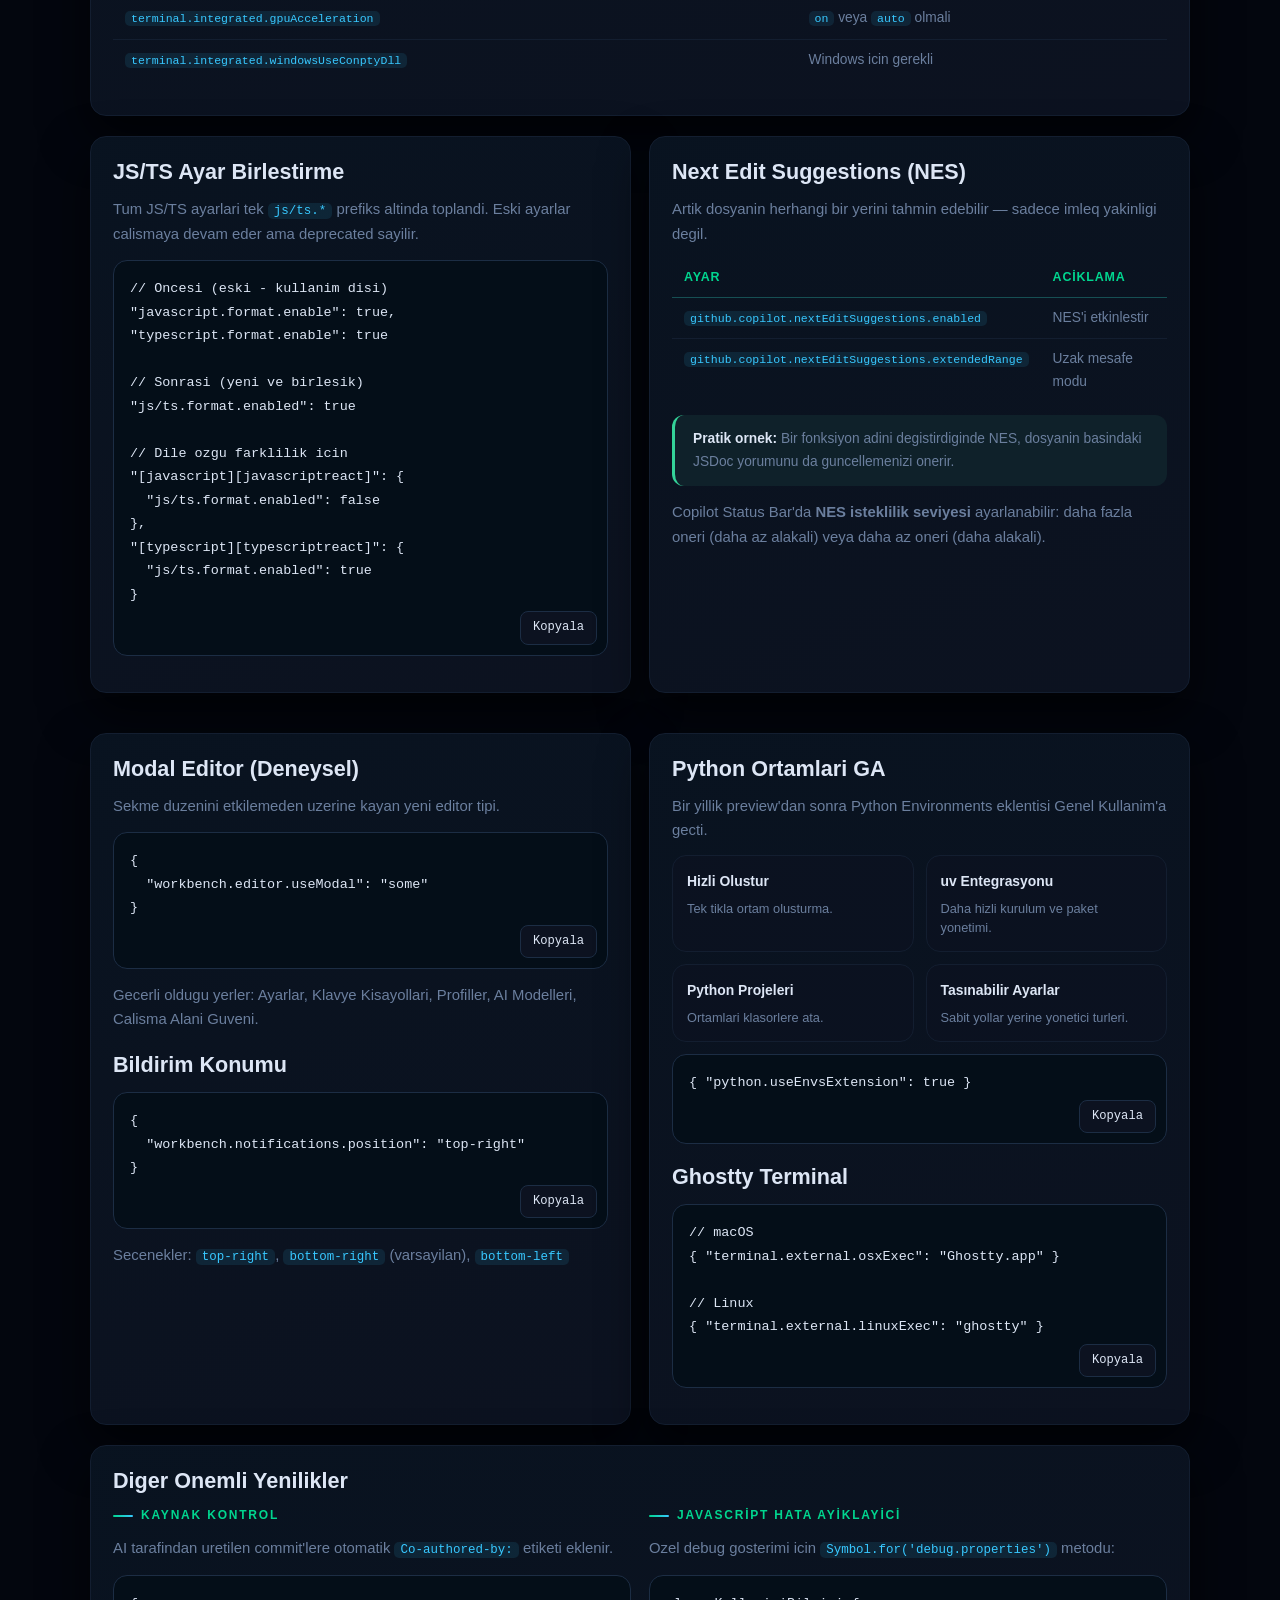
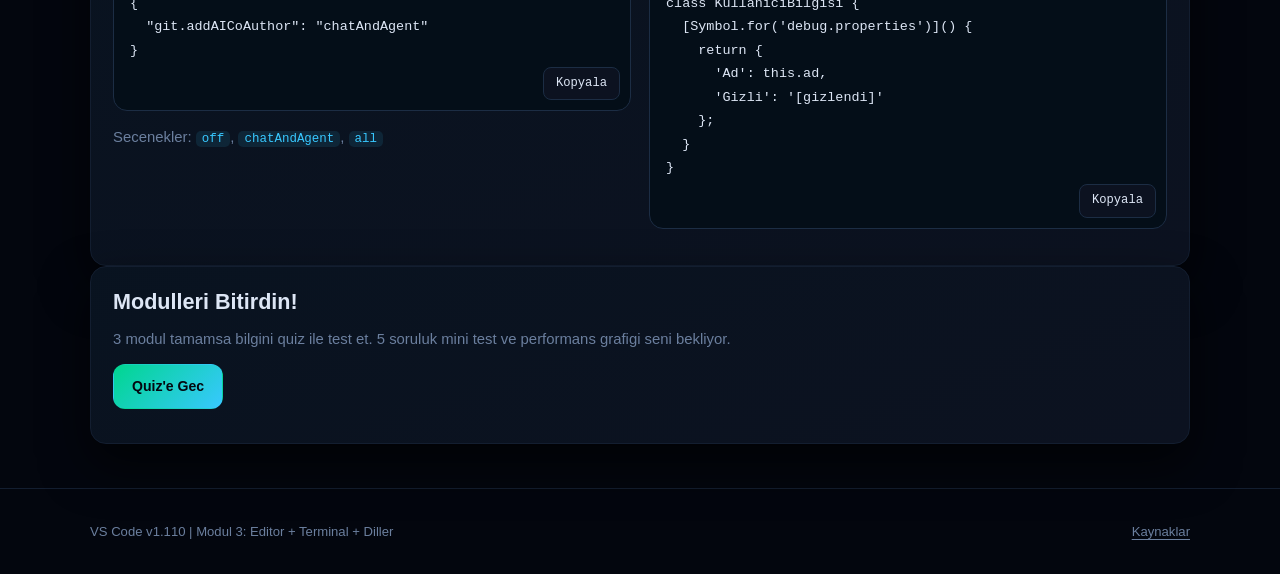
<file: pages/modul-editor-terminal.html>
<!doctype html>
<html lang="tr">
<head>
  <meta charset="UTF-8">
  <meta name="viewport" content="width=device-width, initial-scale=1.0">
  <meta name="description" content="VS Code v1.110 Modul 3: Editor, Terminal ve Diller — modal editor, NES, Kitty graphics, JS/TS birlestirme, Python ortamlari.">
  <title>Modul 3 — Editor + Terminal + Diller | VS Code v1.110</title>
  <link rel="stylesheet" href="../assets/css/styles.css">
</head>
<body>
  <header class="topbar">
    <div class="container topbar-inner">
      <a class="brand" href="../index.html">
        <span class="brand-badge" aria-hidden="true"></span>
        VS Code v1.110
      </a>
      <nav class="nav-links" aria-label="Ana navigasyon">
        <a href="../index.html">Ana Sayfa</a>
        <a href="modul-agent.html">Modul 1</a>
        <a href="modul-chat.html">Modul 2</a>
        <a href="modul-editor-terminal.html" aria-current="page">Modul 3</a>
        <a href="quiz.html">Quiz</a>
        <a href="kaynaklar.html">Kaynaklar</a>
      </nav>
      <button class="nav-toggle" aria-label="Menuyu ac/kapat" aria-expanded="false">
        <span></span><span></span><span></span>
      </button>
      <button class="theme-btn" data-theme-toggle aria-label="Tema degistir">Aydinlik Mod</button>
    </div>
  </header>

  <main class="container section">

    <!-- Module Hero -->
    <article class="card module-hero reveal">
      <p class="kicker">Modul 3</p>
      <h1>Editor + Terminal + Diller</h1>
      <p class="muted">Bu bolumde modal editor, uzak mesafeli Next Edit Suggestions, Kitty graphics protocol, JS/TS ayar birlestirme ve Python Ortamlari eklentisini ogrenirsin.</p>
      <label class="checklist" style="margin-top:14px;">
        <input type="checkbox" data-progress-id="m3"> Bu modulu tamamladim
      </label>
    </article>

    <!-- Hizli Ozet + Grafik -->
    <section class="section grid-2">
      <article class="card reveal reveal-delay-1">
        <h2>Hizli Ozet</h2>
        <div class="info-row">
          <span class="info-row-icon" aria-hidden="true">&#128421;</span>
          <div class="info-row-body">
            <strong>Modal Editor</strong>
            <span>Sekme duzenini bozmadan uzerine kayan yeni editor: Ayarlar, Profiller, AI Modelleri.</span>
          </div>
        </div>
        <div class="info-row">
          <span class="info-row-icon" aria-hidden="true">&#127919;</span>
          <div class="info-row-body">
            <strong>Uzak NES</strong>
            <span>Next Edit Suggestions artik dosyanin herhangi bir yerinde duzenleme tahmin edebilir.</span>
          </div>
        </div>
        <div class="info-row">
          <span class="info-row-icon" aria-hidden="true">&#128444;</span>
          <div class="info-row-body">
            <strong>Kitty Graphics</strong>
            <span>Terminalde PNG, 24-bit RGB, 32-bit RGBA formatlarinda yuksek kaliteli gorsel render.</span>
          </div>
        </div>
        <div class="info-row">
          <span class="info-row-icon" aria-hidden="true">&#128272;</span>
          <div class="info-row-body">
            <strong>JS/TS Birlestirme</strong>
            <span>Tum JS/TS ayarlari <code>js/ts.*</code> prefiksi altinda birlestirildi.</span>
          </div>
        </div>
        <div class="info-row">
          <span class="info-row-icon" aria-hidden="true">&#128013;</span>
          <div class="info-row-body">
            <strong>Python Ortamlari GA</strong>
            <span>Bir yillik preview'dan sonra Python Environments eklentisi Genel Kullanim'a gecti.</span>
          </div>
        </div>
      </article>

      <article class="card reveal reveal-delay-2">
        <h2>Kategori Dagilimi</h2>
        <img src="../assets/svg/kategori-dagilimi.svg" alt="Ozellik kategori dagilim grafigi" loading="lazy">
      </article>
    </section>

    <!-- Kitty Graphics -->
    <section class="section card reveal">
      <h2>Kitty Graphics Protocol</h2>
      <p class="muted">Terminalde yuksek kaliteli gorsel rendering icin yeni protokol. Etkinlestirmek icin:</p>
      <div class="code-box">
        <button class="copy-btn" data-copy-target="#cmd-kitty">Kopyala</button>
        <code id="cmd-kitty">{
  "terminal.integrated.enableImages": true,
  "terminal.integrated.gpuAcceleration": "on"
}</code>
      </div>
      <div class="grid-2" style="margin-top:16px;">
        <div>
          <p class="kicker">Desteklenen Formatlar</p>
          <ul class="list">
            <li>PNG</li>
            <li>24-bit RGB</li>
            <li>32-bit RGBA</li>
            <li>Chunked base64 + zlib sikistirma</li>
          </ul>
        </div>
        <div>
          <p class="kicker">Ozellikler</p>
          <ul class="list">
            <li>Olcekleme ve kirpma</li>
            <li>Piksel ofsetleri</li>
            <li>Z-index katmanlamasi</li>
            <li>Gorsel yonetimi: depola, yerlesim, sil, guncelle</li>
          </ul>
        </div>
      </div>
      <div class="callout warning">
        <strong>Not:</strong> Animasyonlar, goreli yerlesimler, Unicode yer tutuculari ve dosya tabanli aktarim henuz desteklenmemektedir.
      </div>
      <table style="margin-top:16px;">
        <thead><tr><th>Ayar</th><th>Aciklama</th></tr></thead>
        <tbody>
          <tr><td><code>terminal.integrated.enableImages</code></td><td><code>true</code> olarak ayarla</td></tr>
          <tr><td><code>terminal.integrated.gpuAcceleration</code></td><td><code>on</code> veya <code>auto</code> olmali</td></tr>
          <tr><td><code>terminal.integrated.windowsUseConptyDll</code></td><td>Windows icin gerekli</td></tr>
        </tbody>
      </table>
    </section>

    <!-- JS/TS + NES -->
    <section class="section grid-2">
      <article class="card reveal reveal-delay-1">
        <h2>JS/TS Ayar Birlestirme</h2>
        <p class="muted">Tum JS/TS ayarlari tek <code>js/ts.*</code> prefiks altinda toplandi. Eski ayarlar calismaya devam eder ama deprecated sayilir.</p>
        <div class="code-box">
          <button class="copy-btn" data-copy-target="#cmd-jsts">Kopyala</button>
          <code id="cmd-jsts">// Oncesi (eski - kullanim disi)
"javascript.format.enable": true,
"typescript.format.enable": true

// Sonrasi (yeni ve birlesik)
"js/ts.format.enabled": true

// Dile ozgu farklilik icin
"[javascript][javascriptreact]": {
  "js/ts.format.enabled": false
},
"[typescript][typescriptreact]": {
  "js/ts.format.enabled": true
}</code>
        </div>
      </article>

      <article class="card reveal reveal-delay-2">
        <h2>Next Edit Suggestions (NES)</h2>
        <p class="muted">Artik dosyanin herhangi bir yerini tahmin edebilir — sadece imleq yakinligi degil.</p>
        <table>
          <thead><tr><th>Ayar</th><th>Aciklama</th></tr></thead>
          <tbody>
            <tr><td><code>github.copilot.nextEditSuggestions.enabled</code></td><td>NES'i etkinlestir</td></tr>
            <tr><td><code>github.copilot.nextEditSuggestions.extendedRange</code></td><td>Uzak mesafe modu</td></tr>
          </tbody>
        </table>
        <div class="callout ok" style="margin-top:12px;">
          <strong>Pratik ornek:</strong> Bir fonksiyon adini degistirdiginde NES, dosyanin basindaki JSDoc yorumunu da guncellemenizi onerir.
        </div>
        <p class="muted" style="margin-top:12px;">Copilot Status Bar'da <strong>NES isteklilik seviyesi</strong> ayarlanabilir: daha fazla oneri (daha az alakali) veya daha az oneri (daha alakali).</p>
      </article>
    </section>

    <!-- Modal Editor + Ghostty + Python -->
    <section class="section grid-2">
      <article class="card reveal reveal-delay-1">
        <h2>Modal Editor (Deneysel)</h2>
        <p class="muted">Sekme duzenini etkilemeden uzerine kayan yeni editor tipi.</p>
        <div class="code-box">
          <button class="copy-btn" data-copy-target="#cmd-modal">Kopyala</button>
          <code id="cmd-modal">{
  "workbench.editor.useModal": "some"
}</code>
        </div>
        <p class="muted" style="margin-top:10px;">Gecerli oldugu yerler: Ayarlar, Klavye Kisayollari, Profiller, AI Modelleri, Calisma Alani Guveni.</p>

        <h2 style="margin-top:20px;">Bildirim Konumu</h2>
        <div class="code-box">
          <button class="copy-btn" data-copy-target="#cmd-notif">Kopyala</button>
          <code id="cmd-notif">{
  "workbench.notifications.position": "top-right"
}</code>
        </div>
        <p class="muted" style="margin-top:8px;">Secenekler: <code>top-right</code>, <code>bottom-right</code> (varsayilan), <code>bottom-left</code></p>
      </article>

      <article class="card reveal reveal-delay-2">
        <h2>Python Ortamlari GA</h2>
        <p class="muted">Bir yillik preview'dan sonra Python Environments eklentisi Genel Kullanim'a gecti.</p>
        <div class="feature-grid" style="grid-template-columns: 1fr 1fr; margin-top:10px;">
          <div class="feature-item">
            <span class="feature-title">Hizli Olustur</span>
            <span class="feature-desc">Tek tikla ortam olusturma.</span>
          </div>
          <div class="feature-item">
            <span class="feature-title">uv Entegrasyonu</span>
            <span class="feature-desc">Daha hizli kurulum ve paket yonetimi.</span>
          </div>
          <div class="feature-item">
            <span class="feature-title">Python Projeleri</span>
            <span class="feature-desc">Ortamlari klasorlere ata.</span>
          </div>
          <div class="feature-item">
            <span class="feature-title">Tasınabilir Ayarlar</span>
            <span class="feature-desc">Sabit yollar yerine yonetici turleri.</span>
          </div>
        </div>
        <div class="code-box" style="margin-top:12px;">
          <button class="copy-btn" data-copy-target="#cmd-python">Kopyala</button>
          <code id="cmd-python">{ "python.useEnvsExtension": true }</code>
        </div>

        <h2 style="margin-top:20px;">Ghostty Terminal</h2>
        <div class="code-box">
          <button class="copy-btn" data-copy-target="#cmd-ghostty">Kopyala</button>
          <code id="cmd-ghostty">// macOS
{ "terminal.external.osxExec": "Ghostty.app" }

// Linux
{ "terminal.external.linuxExec": "ghostty" }</code>
        </div>
      </article>
    </section>

    <!-- AI Co-Author + Debugging -->
    <section class="section card reveal">
      <h2>Diger Onemli Yenilikler</h2>
      <div class="grid-2">
        <div>
          <p class="kicker">Kaynak Kontrol</p>
          <p class="muted">AI tarafindan uretilen commit'lere otomatik <code>Co-authored-by:</code> etiketi eklenir.</p>
          <div class="code-box">
            <button class="copy-btn" data-copy-target="#cmd-coauthor">Kopyala</button>
            <code id="cmd-coauthor">{
  "git.addAICoAuthor": "chatAndAgent"
}</code>
          </div>
          <p class="muted" style="margin-top:8px;">Secenekler: <code>off</code>, <code>chatAndAgent</code>, <code>all</code></p>
        </div>
        <div>
          <p class="kicker">JavaScript Hata Ayiklayici</p>
          <p class="muted">Ozel debug gosterimi icin <code>Symbol.for('debug.properties')</code> metodu:</p>
          <div class="code-box">
            <button class="copy-btn" data-copy-target="#cmd-debug">Kopyala</button>
            <code id="cmd-debug">class KullaniciBilgisi {
  [Symbol.for('debug.properties')]() {
    return {
      'Ad': this.ad,
      'Gizli': '[gizlendi]'
    };
  }
}</code>
          </div>
        </div>
      </div>
    </section>

    <!-- CTA -->
    <section class="section card reveal">
      <h2>Modulleri Bitirdin!</h2>
      <p class="muted">3 modul tamamsa bilgini quiz ile test et. 5 soruluk mini test ve performans grafigi seni bekliyor.</p>
      <p class="mt-sm">
        <a class="btn btn-primary" href="quiz.html">Quiz'e Gec</a>
      </p>
    </section>

  </main>

  <footer>
    <div class="container">
      <span>VS Code v1.110 | Modul 3: Editor + Terminal + Diller</span>
      <a href="kaynaklar.html">Kaynaklar</a>
    </div>
  </footer>

  <script src="../assets/js/app.js"></script>
</body>
</html>
</file>
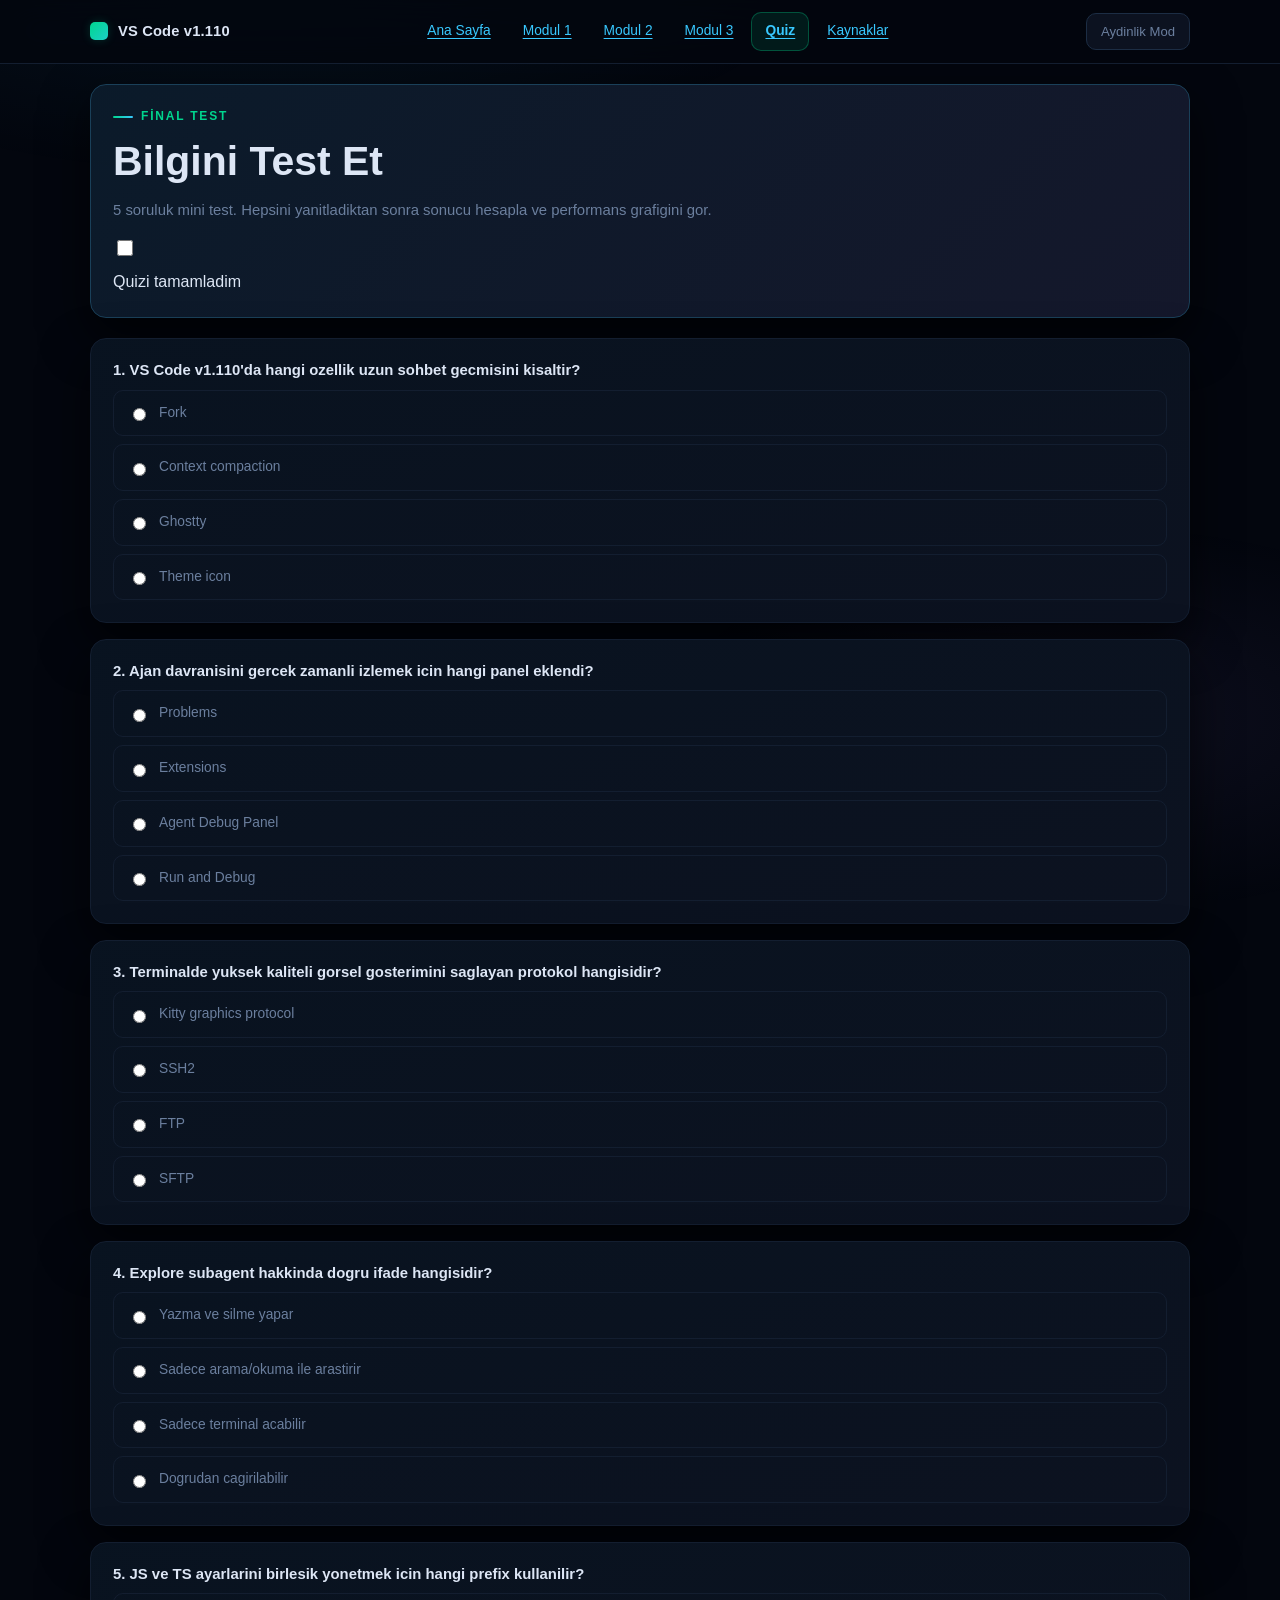
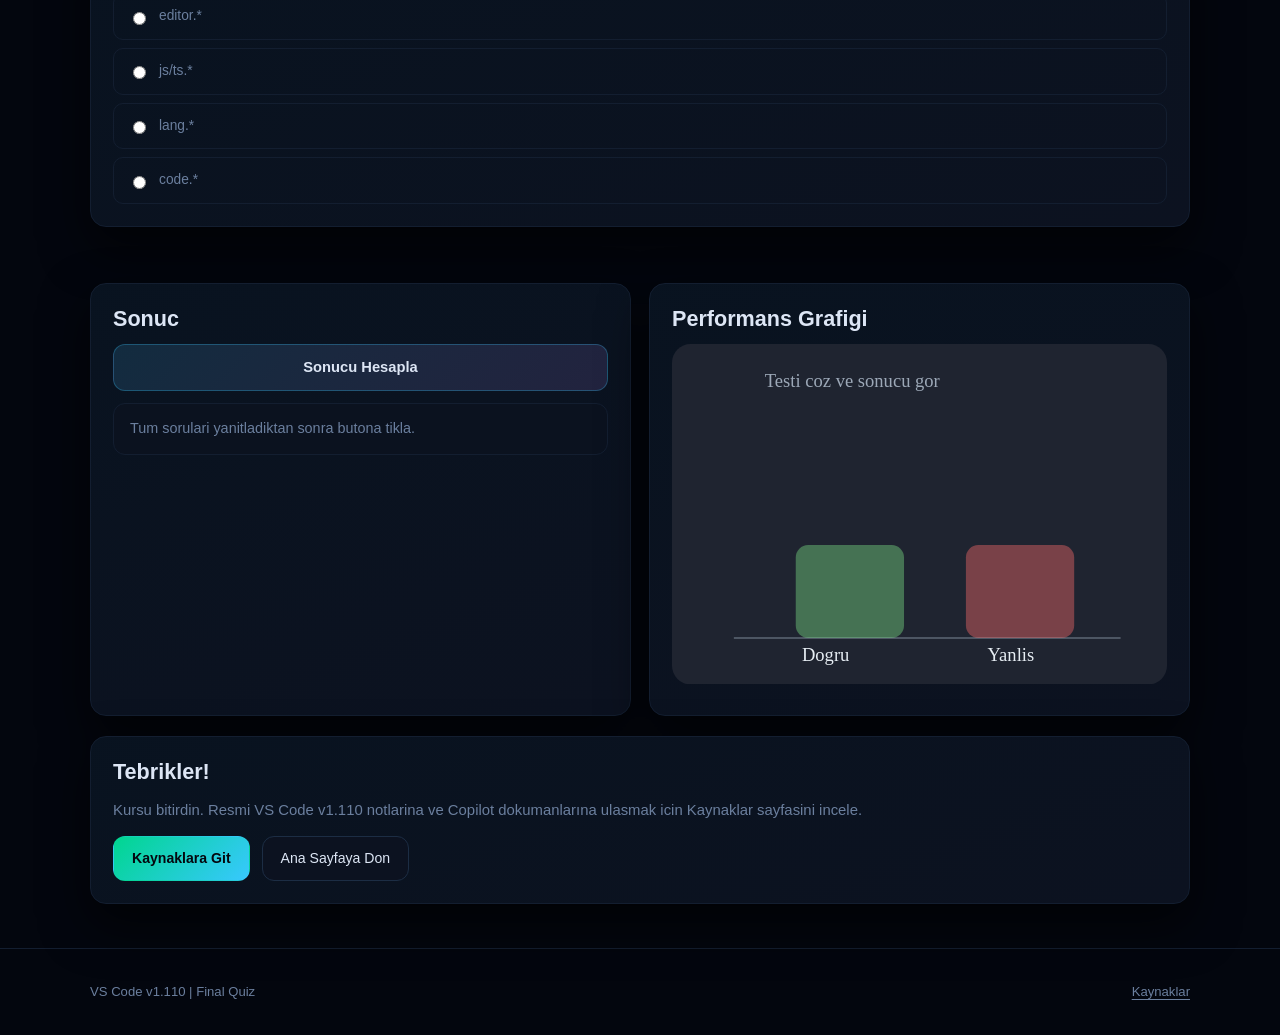
<file: pages/quiz.html>
<!doctype html>
<html lang="tr">
<head>
  <meta charset="UTF-8">
  <meta name="viewport" content="width=device-width, initial-scale=1.0">
  <meta name="description" content="VS Code v1.110 Kursu Final Quiz — 5 soruluk mini test ile bilgini olc ve performans grafigini gor.">
  <title>Quiz — VS Code v1.110 | Techcareer</title>
  <link rel="stylesheet" href="../assets/css/styles.css">
</head>
<body>
  <header class="topbar">
    <div class="container topbar-inner">
      <a class="brand" href="../index.html">
        <span class="brand-badge" aria-hidden="true"></span>
        VS Code v1.110
      </a>
      <nav class="nav-links" aria-label="Ana navigasyon">
        <a href="../index.html">Ana Sayfa</a>
        <a href="modul-agent.html">Modul 1</a>
        <a href="modul-chat.html">Modul 2</a>
        <a href="modul-editor-terminal.html">Modul 3</a>
        <a href="quiz.html" aria-current="page">Quiz</a>
        <a href="kaynaklar.html">Kaynaklar</a>
      </nav>
      <button class="nav-toggle" aria-label="Menuyu ac/kapat" aria-expanded="false">
        <span></span><span></span><span></span>
      </button>
      <button class="theme-btn" data-theme-toggle aria-label="Tema degistir">Aydinlik Mod</button>
    </div>
  </header>

  <main class="container section">

    <!-- Header -->
    <article class="card module-hero reveal">
      <p class="kicker">Final Test</p>
      <h1>Bilgini Test Et</h1>
      <p class="muted">5 soruluk mini test. Hepsini yanitladiktan sonra sonucu hesapla ve performans grafigini gor.</p>
      <label class="checklist" style="margin-top:14px;">
        <input type="checkbox" data-progress-id="quiz"> Quizi tamamladim
      </label>
    </article>

    <!-- Questions -->
    <section class="section" id="quiz-root" aria-live="polite"></section>

    <!-- Result -->
    <section class="section grid-2">
      <article class="card reveal reveal-delay-1">
        <h2>Sonuc</h2>
        <button id="quiz-submit">Sonucu Hesapla</button>
        <p id="quiz-result" class="muted" style="margin-top:12px;">Tum sorulari yanitladiktan sonra butona tikla.</p>
      </article>
      <article class="card reveal reveal-delay-2">
        <h2>Performans Grafigi</h2>
        <svg id="quiz-chart" viewBox="0 0 320 220" aria-label="Quiz performans grafigi" role="img">
          <image href="../assets/svg/quiz-performans-bos.svg" width="320" height="220"/>
        </svg>
      </article>
    </section>

    <!-- CTA -->
    <section class="section card reveal">
      <h2>Tebrikler!</h2>
      <p class="muted">Kursu bitirdin. Resmi VS Code v1.110 notlarina ve Copilot dokumanlarına ulasmak icin Kaynaklar sayfasini incele.</p>
      <div style="display:flex; gap:12px; flex-wrap:wrap; margin-top:14px;">
        <a class="btn btn-primary" href="kaynaklar.html">Kaynaklara Git</a>
        <a class="btn" href="../index.html">Ana Sayfaya Don</a>
      </div>
    </section>

  </main>

  <footer>
    <div class="container">
      <span>VS Code v1.110 | Final Quiz</span>
      <a href="kaynaklar.html">Kaynaklar</a>
    </div>
  </footer>

  <script src="../assets/js/app.js"></script>
  <script src="../assets/js/quiz.js"></script>
</body>
</html>
</file>
<file: assets/css/styles.css>
/* ==============================================
   AI DESIGN SYSTEM — VS Code v1.110 Kursu
   ============================================== */

/* ---- Tokens ---- */
:root {
  --bg:        #03060e;
  --bg-elev:   #070c18;
  --panel:     #0c1220;
  --panel-2:   #101929;
  --text:      #dde6f5;
  --muted:     #6b7f9e;
  --subtle:    #2a3a52;
  --accent:    #38c8ff;
  --accent-2:  #a78bfa;
  --accent-3:  #34d399;
  --warning:   #fbbf24;
  --danger:    #f87171;
  --ok:        #34d399;
  --border:    #131e30;
  --border-2:  #1c2d44;
  --glow:      rgba(56, 200, 255, 0.16);
  --glow-2:    rgba(167, 139, 250, 0.14);
  --shadow:    0 20px 48px rgba(0, 0, 0, 0.65);
  --shadow-sm: 0 6px 18px rgba(0, 0, 0, 0.4);
  --radius:    16px;
  --radius-sm: 10px;

  /* Techcareer Brand */
  --tc-green:      #00d68f;
  --tc-green-dim:  #00b87a;
  --tc-glow:       rgba(0, 214, 143, 0.20);
  --tc-glow-soft:  rgba(0, 214, 143, 0.10);
}

:root[data-theme="light"] {
  --bg:        #eef3fc;
  --bg-elev:   #ffffff;
  --panel:     #e4ecf9;
  --panel-2:   #d8e4f5;
  --text:      #0b1525;
  --muted:     #4a5f7c;
  --subtle:    #b0c0d8;
  --accent:    #0284c7;
  --accent-2:  #7c3aed;
  --accent-3:  #059669;
  --warning:   #92400e;
  --danger:    #b91c1c;
  --ok:        #059669;
  --border:    #ccd6ed;
  --border-2:  #b8c8e4;
  --glow:      rgba(2, 132, 199, 0.14);
  --glow-2:    rgba(124, 58, 237, 0.10);
  --shadow:    0 12px 36px rgba(10, 20, 40, 0.12);
  --shadow-sm: 0 4px 14px rgba(10, 20, 40, 0.08);

  /* Techcareer Brand */
  --tc-green:      #00a86b;
  --tc-green-dim:  #008f5a;
  --tc-glow:       rgba(0, 168, 107, 0.18);
  --tc-glow-soft:  rgba(0, 168, 107, 0.08);
}

/* ---- Animations ---- */
@keyframes fade-up {
  from { opacity: 0; transform: translateY(22px); }
  to   { opacity: 1; transform: translateY(0); }
}
@keyframes fade-in {
  from { opacity: 0; }
  to   { opacity: 1; }
}
@keyframes shimmer {
  0%   { background-position: -200% center; }
  100% { background-position:  200% center; }
}
@keyframes gradient-drift {
  0%, 100% { background-position: 0% 50%; }
  50%       { background-position: 100% 50%; }
}
@keyframes pulse-glow {
  0%, 100% { opacity: 0.7; }
  50%       { opacity: 1; box-shadow: 0 0 20px var(--glow), 0 0 40px var(--glow-2); }
}
@keyframes float {
  0%, 100% { transform: translateY(0); }
  50%       { transform: translateY(-5px); }
}
@keyframes spin-slow {
  to { transform: rotate(360deg); }
}
@keyframes scan-line {
  from { transform: translateY(-100%); }
  to   { transform: translateY(100%); }
}

/* ---- Base ---- */
*, *::before, *::after { box-sizing: border-box; }
html, body { margin: 0; padding: 0; }
html { scroll-behavior: smooth; }

body {
  font-family: "Segoe UI", "SF Pro Text", "Inter", "Helvetica Neue", sans-serif;
  background: var(--bg);
  color: var(--text);
  line-height: 1.65;
  min-height: 100vh;
  transition: background 0.4s, color 0.4s;
}

/* Hero bg ambient */
body::before {
  content: '';
  position: fixed;
  inset: 0;
  background:
    radial-gradient(ellipse 80% 50% at 20% -10%, rgba(56,200,255,0.08) 0%, transparent 60%),
    radial-gradient(ellipse 60% 40% at 85% 80%, rgba(167,139,250,0.07) 0%, transparent 55%);
  pointer-events: none;
  z-index: 0;
}

:root[data-theme="light"] body::before {
  background:
    radial-gradient(ellipse 80% 50% at 20% -10%, rgba(2,132,199,0.06) 0%, transparent 60%),
    radial-gradient(ellipse 60% 40% at 85% 80%, rgba(124,58,237,0.05) 0%, transparent 55%);
}

/* ---- Layout ---- */
.container {
  width: min(1100px, 92vw);
  margin: 0 auto;
  position: relative;
  z-index: 1;
}
.section  { padding: 20px 0; }
.mt-sm    { margin-top: 12px; }
.mt-md    { margin-top: 18px; }

/* ---- Topbar ---- */
.topbar {
  position: sticky;
  top: 0;
  z-index: 200;
  backdrop-filter: blur(18px) saturate(160%);
  -webkit-backdrop-filter: blur(18px) saturate(160%);
  background: color-mix(in srgb, var(--bg) 85%, transparent);
  border-bottom: 1px solid var(--border);
  transition: background 0.4s;
}

.topbar-inner {
  display: flex;
  align-items: center;
  justify-content: space-between;
  padding: 12px 0;
  gap: 12px;
}

/* ---- Brand ---- */
.brand {
  display: flex;
  align-items: center;
  gap: 10px;
  font-weight: 700;
  font-size: 0.92rem;
  letter-spacing: 0.15px;
  white-space: nowrap;
  text-decoration: none;
  color: var(--text);
}
.brand-badge {
  width: 18px;
  height: 18px;
  border-radius: 5px;
  background: linear-gradient(135deg, var(--tc-green), var(--accent));
  background-size: 200% 200%;
  animation: gradient-drift 4s ease infinite, pulse-glow 3s ease-in-out infinite;
  flex-shrink: 0;
  box-shadow: 0 0 10px var(--tc-glow);
}

/* ---- Nav ---- */
.nav-links {
  display: flex;
  gap: 4px;
  align-items: center;
}
.nav-links a {
  color: var(--muted);
  text-decoration: none;
  padding: 7px 13px;
  border-radius: 10px;
  border: 1px solid transparent;
  font-size: 0.86rem;
  font-weight: 500;
  transition: color 0.2s, background 0.2s, border-color 0.2s, box-shadow 0.2s;
  white-space: nowrap;
}
.nav-links a:hover,
.nav-links a:focus-visible {
  color: var(--text);
  border-color: var(--border-2);
  background: var(--panel);
  outline: none;
}
.nav-links a[aria-current="page"] {
  color: var(--tc-green);
  border-color: color-mix(in srgb, var(--tc-green) 30%, transparent);
  background: var(--tc-glow-soft);
  font-weight: 600;
}

/* ---- Hamburger ---- */
.nav-toggle {
  display: none;
  flex-direction: column;
  justify-content: center;
  gap: 5px;
  width: 38px;
  height: 38px;
  border: 1px solid var(--border-2);
  background: var(--panel);
  border-radius: 10px;
  cursor: pointer;
  padding: 9px;
  flex-shrink: 0;
  transition: border-color 0.2s, box-shadow 0.2s;
}
.nav-toggle:hover { border-color: var(--accent); box-shadow: 0 0 0 3px var(--glow); }
.nav-toggle span {
  display: block;
  height: 2px;
  border-radius: 2px;
  background: var(--text);
  transition: transform 0.25s, opacity 0.25s;
}
.nav-toggle.open span:nth-child(1) { transform: translateY(7px) rotate(45deg); }
.nav-toggle.open span:nth-child(2) { opacity: 0; }
.nav-toggle.open span:nth-child(3) { transform: translateY(-7px) rotate(-45deg); }

/* ---- Theme Button ---- */
.theme-btn {
  border: 1px solid var(--border-2);
  background: var(--panel);
  color: var(--muted);
  border-radius: 10px;
  padding: 7px 14px;
  cursor: pointer;
  font: inherit;
  font-size: 0.82rem;
  font-weight: 500;
  transition: color 0.2s, border-color 0.2s, box-shadow 0.2s;
  white-space: nowrap;
  flex-shrink: 0;
}
.theme-btn:hover,
.theme-btn:focus-visible {
  color: var(--accent);
  border-color: color-mix(in srgb, var(--accent) 45%, transparent);
  box-shadow: 0 0 0 3px var(--glow);
  outline: none;
}

/* ---- Cards ---- */
.card {
  background: linear-gradient(160deg,
    color-mix(in srgb, var(--bg-elev) 90%, var(--accent) 4%),
    var(--panel)
  );
  border: 1px solid var(--border);
  border-radius: var(--radius);
  padding: 22px;
  box-shadow: var(--shadow);
  transition: transform 0.28s ease, box-shadow 0.28s ease, border-color 0.28s ease;
  position: relative;
  overflow: hidden;
}
.card::after {
  content: '';
  position: absolute;
  inset: 0;
  border-radius: inherit;
  background: radial-gradient(ellipse at 0% 0%, var(--glow) 0%, transparent 65%);
  opacity: 0;
  transition: opacity 0.35s ease;
  pointer-events: none;
}
.card:hover {
  transform: translateY(-4px);
  border-color: var(--border-2);
  box-shadow: var(--shadow), 0 0 48px var(--glow);
}
.card:hover::after { opacity: 1; }

:root[data-theme="light"] .card {
  background: linear-gradient(160deg, #ffffff, var(--panel));
}

/* ---- Hero ---- */
.hero { padding: 60px 0 28px; }
.hero-grid {
  display: grid;
  grid-template-columns: 1.25fr 1fr;
  gap: 24px;
  align-items: start;
}

/* ---- Grids ---- */
.grid-3 {
  display: grid;
  grid-template-columns: repeat(3, 1fr);
  gap: 18px;
}
.grid-2 {
  display: grid;
  grid-template-columns: repeat(2, 1fr);
  gap: 18px;
}

/* ---- Typography ---- */
h1, h2, h3 { line-height: 1.22; margin: 0 0 12px; }

h1 {
  font-size: clamp(1.75rem, 3.2vw, 2.75rem);
  background: linear-gradient(135deg, var(--text) 30%, var(--tc-green) 65%, var(--accent));
  -webkit-background-clip: text;
  -webkit-text-fill-color: transparent;
  background-clip: text;
}
h2 { font-size: clamp(1.05rem, 2vw, 1.35rem); }
h3 {
  font-size: 1rem;
  color: var(--tc-green);
}
p  { margin: 0 0 12px; }

.kicker {
  color: var(--tc-green);
  font-size: 0.75rem;
  font-weight: 700;
  letter-spacing: 1.8px;
  text-transform: uppercase;
  margin-bottom: 10px;
  display: flex;
  align-items: center;
  gap: 8px;
}
.kicker::before {
  content: '';
  display: inline-block;
  width: 20px;
  height: 2px;
  border-radius: 2px;
  background: linear-gradient(90deg, var(--tc-green), var(--accent));
  flex-shrink: 0;
}
.muted  { color: var(--muted); font-size: 0.93rem; }

/* ---- Techcareer Typography ---- */
.tc-label {
  display: inline-flex;
  align-items: center;
  gap: 6px;
  font-size: 0.72rem;
  font-weight: 700;
  letter-spacing: 1.6px;
  text-transform: uppercase;
  color: var(--tc-green);
  padding: 3px 10px;
  border: 1px solid color-mix(in srgb, var(--tc-green) 35%, transparent);
  border-radius: 999px;
  background: var(--tc-glow-soft);
}
.tc-label::before {
  content: '';
  width: 6px;
  height: 6px;
  border-radius: 50%;
  background: var(--tc-green);
  box-shadow: 0 0 6px var(--tc-green);
  flex-shrink: 0;
  animation: pulse-glow 2s ease-in-out infinite;
}

.tc-highlight {
  color: var(--tc-green);
  font-weight: 600;
}

.tc-heading {
  background: linear-gradient(135deg, var(--tc-green) 0%, var(--accent) 100%);
  -webkit-background-clip: text;
  -webkit-text-fill-color: transparent;
  background-clip: text;
}

/* ---- Tags ---- */
.tags { display: flex; flex-wrap: wrap; gap: 8px; margin-top: 14px; }
.tag {
  border: 1px solid var(--border-2);
  border-radius: 999px;
  padding: 4px 13px;
  color: var(--muted);
  font-size: 0.78rem;
  font-weight: 500;
  background: color-mix(in srgb, var(--panel) 70%, transparent);
  transition: color 0.2s, border-color 0.2s;
}
.tag:hover {
  color: var(--accent);
  border-color: color-mix(in srgb, var(--accent) 38%, transparent);
}

/* ---- Lists ---- */
.list { padding-left: 20px; margin: 0; }
.list li { margin-bottom: 8px; color: var(--muted); }
.list li::marker { color: var(--tc-green); }

/* ---- Buttons ---- */
button, .btn {
  border: 1px solid var(--border-2);
  background: var(--panel);
  color: var(--text);
  border-radius: 12px;
  padding: 10px 18px;
  cursor: pointer;
  font: inherit;
  font-size: 0.88rem;
  font-weight: 500;
  text-decoration: none;
  display: inline-flex;
  align-items: center;
  gap: 6px;
  transition: color 0.2s, border-color 0.2s, box-shadow 0.2s, transform 0.15s, background 0.2s;
}
button:hover, .btn:hover,
button:focus-visible, .btn:focus-visible {
  border-color: var(--accent);
  box-shadow: 0 0 0 3px var(--glow);
  outline: none;
}
button:active, .btn:active { transform: scale(0.97); }

.btn-primary {
  background: linear-gradient(135deg, var(--tc-green), var(--accent));
  border-color: transparent;
  color: #04070f;
  font-weight: 600;
}
.btn-primary:hover,
.btn-primary:focus-visible {
  box-shadow: 0 0 0 3px var(--tc-glow), 0 8px 28px var(--tc-glow);
  transform: translateY(-1px);
}

/* ---- Accordion ---- */
.accordion-item {
  border: 1px solid var(--border);
  border-radius: 14px;
  margin-bottom: 10px;
  overflow: hidden;
  transition: border-color 0.25s;
}
.accordion-item.open {
  border-color: color-mix(in srgb, var(--accent) 38%, var(--border));
}
.accordion-header {
  width: 100%;
  text-align: left;
  border: none;
  border-radius: 0;
  background: var(--panel);
  padding: 13px 16px;
  font-weight: 600;
  font-size: 0.9rem;
  display: flex;
  justify-content: space-between;
  align-items: center;
  transition: background 0.2s, color 0.2s;
}
.accordion-header::after {
  content: '›';
  font-size: 1.3rem;
  color: var(--muted);
  transition: transform 0.25s, color 0.2s;
  line-height: 1;
  flex-shrink: 0;
}
.accordion-item.open .accordion-header {
  color: var(--accent);
  background: color-mix(in srgb, var(--panel) 80%, var(--accent) 6%);
}
.accordion-item.open .accordion-header::after {
  transform: rotate(90deg);
  color: var(--accent);
}
.accordion-content {
  display: none;
  padding: 14px 16px;
  background: color-mix(in srgb, var(--bg-elev) 80%, transparent);
  color: var(--muted);
  font-size: 0.88rem;
  line-height: 1.72;
  border-top: 1px solid var(--border);
}
.accordion-item.open .accordion-content {
  display: block;
  animation: fade-up 0.22s ease both;
}

/* ---- Code Box ---- */
.code-box {
  margin: 14px 0;
  background: color-mix(in srgb, var(--bg) 92%, var(--accent) 4%);
  border: 1px solid var(--border-2);
  border-radius: 14px;
  padding: 16px;
  padding-right: 16px;
  padding-bottom: 48px;
  position: relative;
  overflow: auto;
  font-family: "Cascadia Code", "Fira Code", "Consolas", monospace;
  font-size: 0.84rem;
  line-height: 1.75;
}
.code-box code {
  color: var(--text);
  display: block;
  white-space: pre;
}

:root[data-theme="light"] .code-box {
  background: #f3f8ff;
  border-color: var(--border);
}
:root[data-theme="light"] .code-box code { color: #0c2040; }

.copy-btn {
  position: absolute;
  bottom: 10px;
  right: 10px;
  padding: 5px 12px;
  font-size: 0.76rem;
  border-radius: 8px;
}

/* ---- Progress ---- */
.progress-wrap {
  border: 1px solid var(--border);
  border-radius: 999px;
  overflow: hidden;
  height: 10px;
  background: var(--panel);
  margin: 10px 0;
}
.progress-bar {
  height: 100%;
  width: 0;
  background: linear-gradient(90deg, var(--accent), var(--accent-2), var(--accent-3), var(--accent));
  background-size: 300% 100%;
  animation: gradient-drift 4s ease infinite;
  transition: width 600ms cubic-bezier(0.4, 0, 0.2, 1);
  border-radius: 999px;
}

.checklist { display: flex; flex-direction: column; gap: 10px; margin-top: 14px; }
.checklist label {
  display: flex;
  align-items: center;
  gap: 10px;
  font-size: 0.88rem;
  color: var(--muted);
  cursor: pointer;
  transition: color 0.2s;
}
.checklist label:hover { color: var(--text); }
.checklist input[type="checkbox"] {
  width: 16px;
  height: 16px;
  accent-color: var(--accent);
  flex-shrink: 0;
}

/* ---- Feature Grid ---- */
.feature-grid {
  display: grid;
  grid-template-columns: repeat(auto-fit, minmax(180px, 1fr));
  gap: 12px;
  margin-top: 6px;
}
.feature-item {
  display: flex;
  flex-direction: column;
  gap: 6px;
  padding: 14px;
  border: 1px solid var(--border);
  border-radius: 14px;
  background: color-mix(in srgb, var(--panel) 60%, transparent);
  transition: border-color 0.22s, transform 0.22s, box-shadow 0.22s;
}
.feature-item:hover {
  border-color: color-mix(in srgb, var(--accent) 40%, transparent);
  transform: translateY(-2px);
  box-shadow: 0 6px 24px var(--glow);
}
.feature-icon  { font-size: 1.5rem; line-height: 1; }
.feature-title { font-weight: 600; font-size: 0.87rem; color: var(--text); }
.feature-desc  { font-size: 0.8rem; color: var(--muted); line-height: 1.5; }

/* ---- Info Row ---- */
.info-row {
  display: flex;
  align-items: flex-start;
  gap: 14px;
  padding: 13px 16px;
  border: 1px solid var(--border);
  border-radius: 12px;
  margin-bottom: 10px;
  background: color-mix(in srgb, var(--panel) 50%, transparent);
  transition: border-color 0.22s, transform 0.22s;
}
.info-row:hover {
  border-color: color-mix(in srgb, var(--accent) 30%, transparent);
  transform: translateX(3px);
}
.info-row-icon { font-size: 1.2rem; flex-shrink: 0; line-height: 1.45; }
.info-row-body strong { display: block; font-size: 0.87rem; color: var(--text); margin-bottom: 2px; }
.info-row-body span  { font-size: 0.8rem; color: var(--muted); }

/* ---- Callout ---- */
.callout {
  padding: 13px 18px;
  border-radius: 12px;
  border-left: 3px solid var(--accent);
  background: color-mix(in srgb, var(--accent) 7%, var(--panel));
  margin: 14px 0;
  font-size: 0.86rem;
  color: var(--muted);
  line-height: 1.65;
}
.callout.warning { border-color: var(--warning); background: color-mix(in srgb, var(--warning) 8%, var(--panel)); }
.callout.danger  { border-color: var(--danger);  background: color-mix(in srgb, var(--danger) 8%,  var(--panel)); }
.callout.ok      { border-color: var(--ok);     background: color-mix(in srgb, var(--ok) 8%,     var(--panel)); }
.callout strong  { color: var(--text); }

/* ---- Step List ---- */
.step-list {
  list-style: none;
  padding: 0; margin: 0;
  counter-reset: steps;
  display: flex;
  flex-direction: column;
  gap: 14px;
}
.step-list li {
  counter-increment: steps;
  display: flex;
  gap: 14px;
  align-items: flex-start;
}
.step-list li::before {
  content: counter(steps);
  min-width: 28px; height: 28px;
  border-radius: 50%;
  background: linear-gradient(135deg, var(--tc-green), var(--accent));
  color: #04070f;
  font-size: 0.78rem;
  font-weight: 700;
  display: flex; align-items: center; justify-content: center;
  flex-shrink: 0; margin-top: 1px;
}
.step-list li p      { margin: 0; font-size: 0.88rem; color: var(--muted); }
.step-list li strong { display: block; font-size: 0.9rem; color: var(--text); margin-bottom: 2px; }

/* ---- Quiz ---- */
.quiz-question {
  margin-bottom: 16px;
  animation: fade-up 0.3s ease both;
}
.quiz-question h3 { font-size: 0.93rem; color: var(--text); margin-bottom: 10px; }
.quiz-options { display: flex; flex-direction: column; gap: 8px; }
.quiz-options label {
  display: flex;
  align-items: center;
  gap: 10px;
  padding: 11px 14px;
  border: 1px solid var(--border);
  border-radius: 10px;
  cursor: pointer;
  font-size: 0.86rem;
  color: var(--muted);
  transition: border-color 0.2s, color 0.2s, background 0.2s;
}
.quiz-options label:hover {
  border-color: color-mix(in srgb, var(--accent) 50%, transparent);
  color: var(--text);
  background: color-mix(in srgb, var(--accent) 6%, transparent);
}
.quiz-options input[type="radio"] { accent-color: var(--accent); flex-shrink: 0; }

#quiz-result {
  padding: 13px 16px;
  border-radius: 12px;
  border: 1px solid var(--border);
  background: color-mix(in srgb, var(--panel) 80%, transparent);
  font-size: 0.9rem;
  min-height: 46px;
}
#quiz-submit {
  width: 100%;
  justify-content: center;
  background: linear-gradient(135deg,
    color-mix(in srgb, var(--accent) 14%, var(--panel)),
    color-mix(in srgb, var(--accent-2) 14%, var(--panel))
  );
  border-color: color-mix(in srgb, var(--accent) 28%, transparent);
  font-weight: 600;
  font-size: 0.92rem;
}

/* ---- SVG / Img ---- */
svg, img { max-width: 100%; height: auto; }

/* ---- Links ---- */
a:not(.btn):not([class*="nav"]):not(.brand) {
  color: var(--accent);
  text-decoration: underline;
  text-underline-offset: 3px;
  transition: color 0.2s;
}
a:not(.btn):not([class*="nav"]):not(.brand):hover { color: var(--accent-2); }

/* ---- Inline code ---- */
code { font-family: "Cascadia Code", "Fira Code", "Consolas", monospace; }
p code, li code, td code, .accordion-content code {
  color: var(--accent);
  background: color-mix(in srgb, var(--accent) 10%, transparent);
  padding: 1px 6px;
  border-radius: 5px;
  font-size: 0.84em;
}

/* ---- Table ---- */
table {
  width: 100%;
  border-collapse: collapse;
  font-size: 0.86rem;
  margin: 12px 0;
}
th {
  text-align: left;
  padding: 9px 12px;
  color: var(--tc-green);
  font-weight: 600;
  font-size: 0.78rem;
  letter-spacing: 0.8px;
  text-transform: uppercase;
  border-bottom: 1px solid color-mix(in srgb, var(--tc-green) 20%, var(--border-2));
}
td {
  padding: 9px 12px;
  border-bottom: 1px solid var(--border);
  color: var(--muted);
  vertical-align: top;
}
tr:last-child td { border-bottom: none; }
td:first-child { color: var(--text); font-weight: 500; }

/* ---- Footer ---- */
footer {
  padding: 32px 0;
  color: var(--muted);
  border-top: 1px solid var(--border);
  margin-top: 24px;
  font-size: 0.82rem;
}
footer .container {
  display: flex;
  justify-content: space-between;
  align-items: center;
  flex-wrap: wrap;
  gap: 10px;
}
footer a { color: var(--muted) !important; }
footer a:hover { color: var(--tc-green) !important; }
footer .tc { color: var(--tc-green); font-weight: 600; }

/* ---- Event Card ---- */
.event-card {
  border-color: color-mix(in srgb, var(--tc-green) 30%, var(--border));
  background: linear-gradient(135deg,
    color-mix(in srgb, var(--bg-elev) 88%, var(--tc-green) 6%),
    color-mix(in srgb, var(--panel) 88%, var(--accent) 5%)
  );
}
.event-card::after {
  background: radial-gradient(ellipse at 0% 0%, var(--tc-glow) 0%, transparent 65%);
}
.event-card:hover {
  box-shadow: var(--shadow), 0 0 48px var(--tc-glow);
}

.event-meta {
  display: flex;
  flex-wrap: wrap;
  gap: 10px;
  align-items: center;
  margin-bottom: 16px;
}
.event-time {
  display: inline-flex;
  align-items: center;
  gap: 6px;
  font-size: 0.82rem;
  font-weight: 600;
  color: var(--tc-green);
  padding: 4px 12px;
  border: 1px solid color-mix(in srgb, var(--tc-green) 30%, transparent);
  border-radius: 999px;
  background: var(--tc-glow-soft);
  letter-spacing: 0.4px;
}
.event-time::before {
  content: '';
  width: 7px; height: 7px;
  border-radius: 50%;
  background: var(--tc-green);
  box-shadow: 0 0 8px var(--tc-green);
  animation: pulse-glow 1.8s ease-in-out infinite;
  flex-shrink: 0;
}

.speaker-row {
  display: flex;
  align-items: center;
  gap: 14px;
  padding: 14px 16px;
  border: 1px solid color-mix(in srgb, var(--tc-green) 18%, var(--border));
  border-radius: 14px;
  background: color-mix(in srgb, var(--panel) 60%, transparent);
  margin-bottom: 10px;
  transition: border-color 0.22s, transform 0.22s;
}
.speaker-row:hover {
  border-color: color-mix(in srgb, var(--tc-green) 40%, transparent);
  transform: translateX(3px);
}
.speaker-avatar {
  width: 42px; height: 42px;
  border-radius: 50%;
  background: linear-gradient(135deg, var(--tc-green), var(--accent-2));
  display: flex; align-items: center; justify-content: center;
  font-size: 1rem; font-weight: 700;
  color: #04070f;
  flex-shrink: 0;
  box-shadow: 0 0 12px var(--tc-glow);
}
.speaker-info strong {
  display: block;
  font-size: 0.9rem;
  color: var(--text);
  margin-bottom: 2px;
}
.speaker-info span {
  font-size: 0.78rem;
  color: var(--muted);
}
.speaker-info .speaker-role {
  color: var(--tc-green);
  font-weight: 500;
}

.attendee-row {
  display: flex;
  align-items: center;
  gap: 10px;
  padding: 10px 14px;
  border: 1px solid var(--border);
  border-radius: 12px;
  background: color-mix(in srgb, var(--panel) 40%, transparent);
  margin-bottom: 8px;
  font-size: 0.86rem;
  color: var(--muted);
  transition: border-color 0.2s;
}
.attendee-row:hover {
  border-color: color-mix(in srgb, var(--tc-green) 25%, transparent);
  color: var(--text);
}
.attendee-dot {
  width: 8px; height: 8px;
  border-radius: 50%;
  background: var(--tc-green);
  opacity: 0.6;
  flex-shrink: 0;
}

.attendee-list {
  max-height: 260px;
  overflow-y: auto;
  display: flex;
  flex-direction: column;
  gap: 0;
  padding-right: 4px;
  scrollbar-width: thin;
  scrollbar-color: var(--tc-green) var(--panel);
}
.attendee-list::-webkit-scrollbar { width: 4px; }
.attendee-list::-webkit-scrollbar-track { background: var(--panel); border-radius: 4px; }
.attendee-list::-webkit-scrollbar-thumb { background: var(--tc-green); border-radius: 4px; opacity: 0.6; }
.attendee-list .attendee-row { margin-bottom: 6px; }

/* ---- Scroll Reveal ---- */
.reveal {
  opacity: 0;
  transform: translateY(26px);
  transition: opacity 0.55s ease, transform 0.55s ease;
}
.reveal.visible { opacity: 1; transform: none; }
.reveal-delay-1 { transition-delay: 0.08s; }
.reveal-delay-2 { transition-delay: 0.16s; }
.reveal-delay-3 { transition-delay: 0.24s; }

/* ---- Module hero card ---- */
.module-hero {
  background: linear-gradient(135deg,
    color-mix(in srgb, var(--bg-elev) 85%, var(--accent) 8%),
    color-mix(in srgb, var(--panel) 85%, var(--accent-2) 6%)
  );
  border: 1px solid color-mix(in srgb, var(--accent) 20%, var(--border));
}
.module-hero h1 { margin-top: 6px; }

/* ---- Responsive ---- */
@media (max-width: 900px) {
  .hero-grid,
  .grid-3,
  .grid-2 { grid-template-columns: 1fr; }

  .nav-links {
    display: none;
    position: fixed;
    top: 60px;
    left: 0; right: 0;
    z-index: 199;
    flex-direction: column;
    gap: 4px;
    background: color-mix(in srgb, var(--bg) 97%, transparent);
    backdrop-filter: blur(20px);
    -webkit-backdrop-filter: blur(20px);
    border-bottom: 1px solid var(--border);
    padding: 10px 16px 16px;
    box-shadow: 0 16px 40px rgba(0,0,0,0.4);
  }
  .nav-links.open {
    display: flex;
    animation: fade-up 0.2s ease both;
  }
  .nav-links a {
    padding: 12px 16px;
    border-radius: 12px;
    font-size: 0.95rem;
    border-color: var(--border);
    background: var(--panel);
  }
  .nav-links a[aria-current="page"] {
    background: color-mix(in srgb, var(--accent) 8%, var(--panel));
  }

  .nav-toggle { display: flex; }

  .hero { padding: 32px 0 18px; }

  footer .container {
    flex-direction: column;
    text-align: center;
  }
}

@media (max-width: 480px) {
  .container { width: 94vw; }
  .card      { padding: 16px; border-radius: 14px; }
  .code-box  { font-size: 0.76rem; }
  .topbar-inner { padding: 10px 0; }
  .brand { font-size: 0.82rem; }
  .feature-grid { grid-template-columns: 1fr 1fr; }
  .hero { padding: 24px 0 14px; }
  h1 { font-size: clamp(1.45rem, 6.5vw, 1.9rem); }
}
</file>
